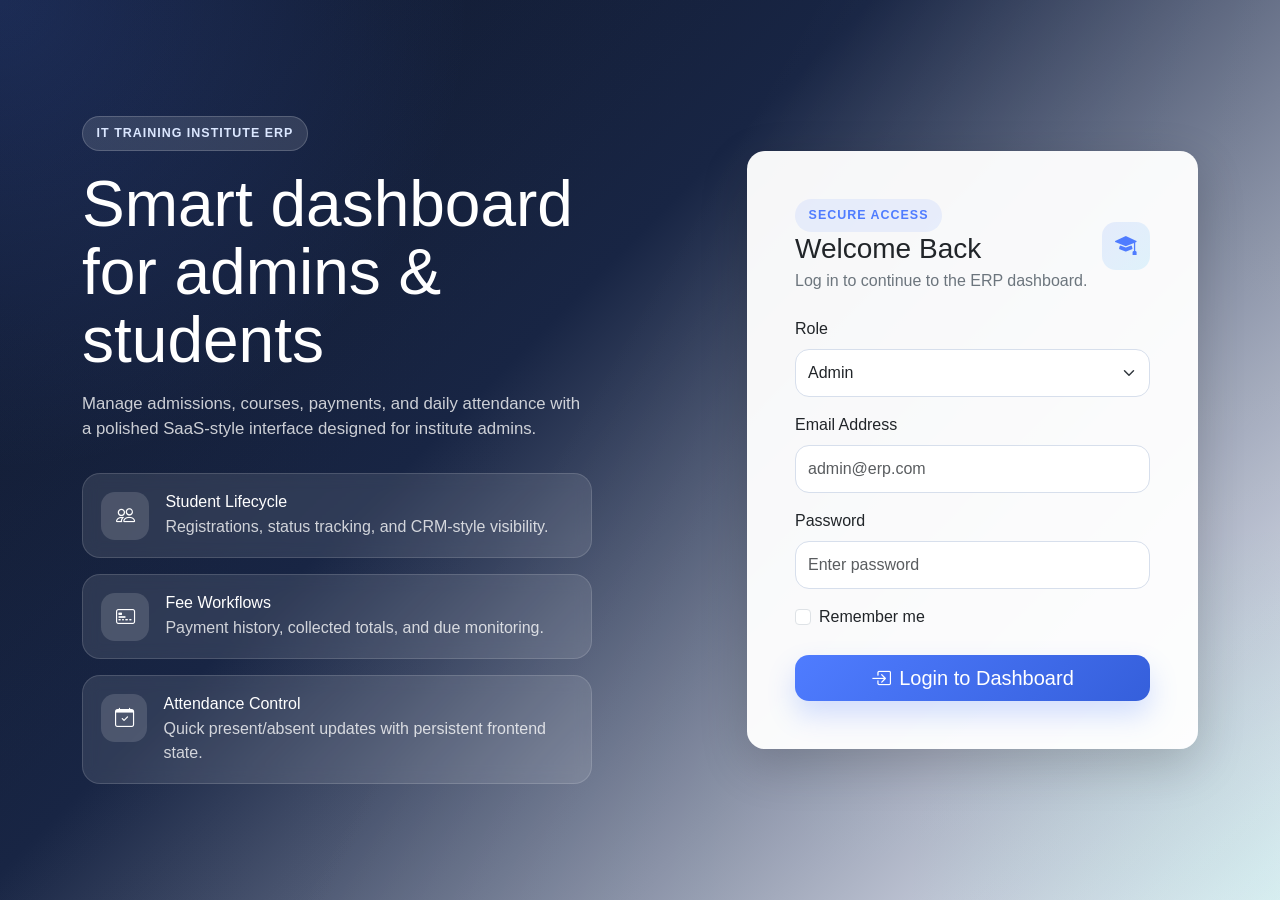
<file: index.html>
<!DOCTYPE html>
<html lang="en">

<head>
    <meta charset="UTF-8">
    <meta name="viewport" content="width=device-width, initial-scale=1.0">
    <title>ERP Login</title>
    <link href="https://cdn.jsdelivr.net/npm/bootstrap@5.3.3/dist/css/bootstrap.min.css" rel="stylesheet">
    <link rel="stylesheet" href="https://cdn.jsdelivr.net/npm/bootstrap-icons@1.11.3/font/bootstrap-icons.min.css">
    <link rel="stylesheet" href="css/style.css">
</head>

<body class="auth-body" data-page="login">
    <main class="auth-wrapper">
        <section class="auth-hero">
            <div class="auth-overlay"></div>
            <div class="container position-relative">
                <div class="row align-items-center min-vh-100 py-5">
                    <div class="col-lg-6 pe-lg-5">
                        <span class="auth-badge">IT Training Institute ERP</span>
                        <h1 class="auth-title">Smart dashboard for admins & students</h1>
                        <p class="auth-copy">
                            Manage admissions, courses, payments, and daily attendance with a polished SaaS-style
                            interface designed for institute admins.
                        </p>
                        <div class="auth-feature-grid">
                            <article class="glass-tile">
                                <i class="bi bi-people"></i>
                                <div>
                                    <h3>Student Lifecycle</h3>
                                    <p>Registrations, status tracking, and CRM-style visibility.</p>
                                </div>
                            </article>
                            <article class="glass-tile">
                                <i class="bi bi-credit-card-2-front"></i>
                                <div>
                                    <h3>Fee Workflows</h3>
                                    <p>Payment history, collected totals, and due monitoring.</p>
                                </div>
                            </article>
                            <article class="glass-tile">
                                <i class="bi bi-calendar-check"></i>
                                <div>
                                    <h3>Attendance Control</h3>
                                    <p>Quick present/absent updates with persistent frontend state.</p>
                                </div>
                            </article>
                        </div>
                    </div>

                    <div class="col-lg-5 ms-auto">
                        <div class="auth-card card border-0 shadow-lg">
                            <div class="card-body p-4 p-lg-5">
                                <div class="d-flex align-items-center justify-content-between mb-4">
                                    <div>
                                        <span class="section-kicker">Secure Access</span>
                                        <h2 class="h3 mb-1">Welcome Back</h2>
                                        <p class="text-secondary mb-0">Log in to continue to the ERP dashboard.</p>
                                    </div>
                                    <div class="brand-chip">
                                        <i class="bi bi-mortarboard-fill"></i>
                                    </div>
                                </div>

                                <form id="loginForm" novalidate>
                                    <div class="mb-3">
                                        <label for="userRole" class="form-label">Role</label>
                                        <select class="form-select" id="userRole" required>
                                            <option value="admin">Admin</option>
                                            <option value="student">Student</option>
                                        </select>
                                    </div>

                                    <div class="mb-3">
                                        <label for="userEmail" class="form-label">Email Address</label>
                                        <input type="email" class="form-control" id="userEmail" placeholder="admin@erp.com" required>
                                    </div>

                                    <div class="mb-3">
                                        <label for="userPassword" class="form-label">Password</label>
                                        <input type="password" class="form-control" id="userPassword" placeholder="Enter password" required>
                                    </div>

                    
                                    <div class="d-flex justify-content-between align-items-center mb-4">
                                        <div class="form-check">
                                            <input class="form-check-input" type="checkbox" id="rememberUser">
                                            <label class="form-check-label" for="rememberUser">Remember me</label>
                                        </div>
                                        
                                    </div>

                                    <p class="text-danger small fw-semibold mb-3 d-none" id="loginMessage"></p>

                                    <button class="btn btn-primary w-100 btn-lg primary-action" type="submit">
                                        <i class="bi bi-box-arrow-in-right me-2"></i>Login to Dashboard
                                    </button>
                                </form>

                                
                            </div>
                        </div>
                    </div>
                </div>
            </div>
        </section>
    </main>

    <script src="https://cdn.jsdelivr.net/npm/bootstrap@5.3.3/dist/js/bootstrap.bundle.min.js"></script>
    <script src="js/script.js"></script>
</body>

</html>
</file>
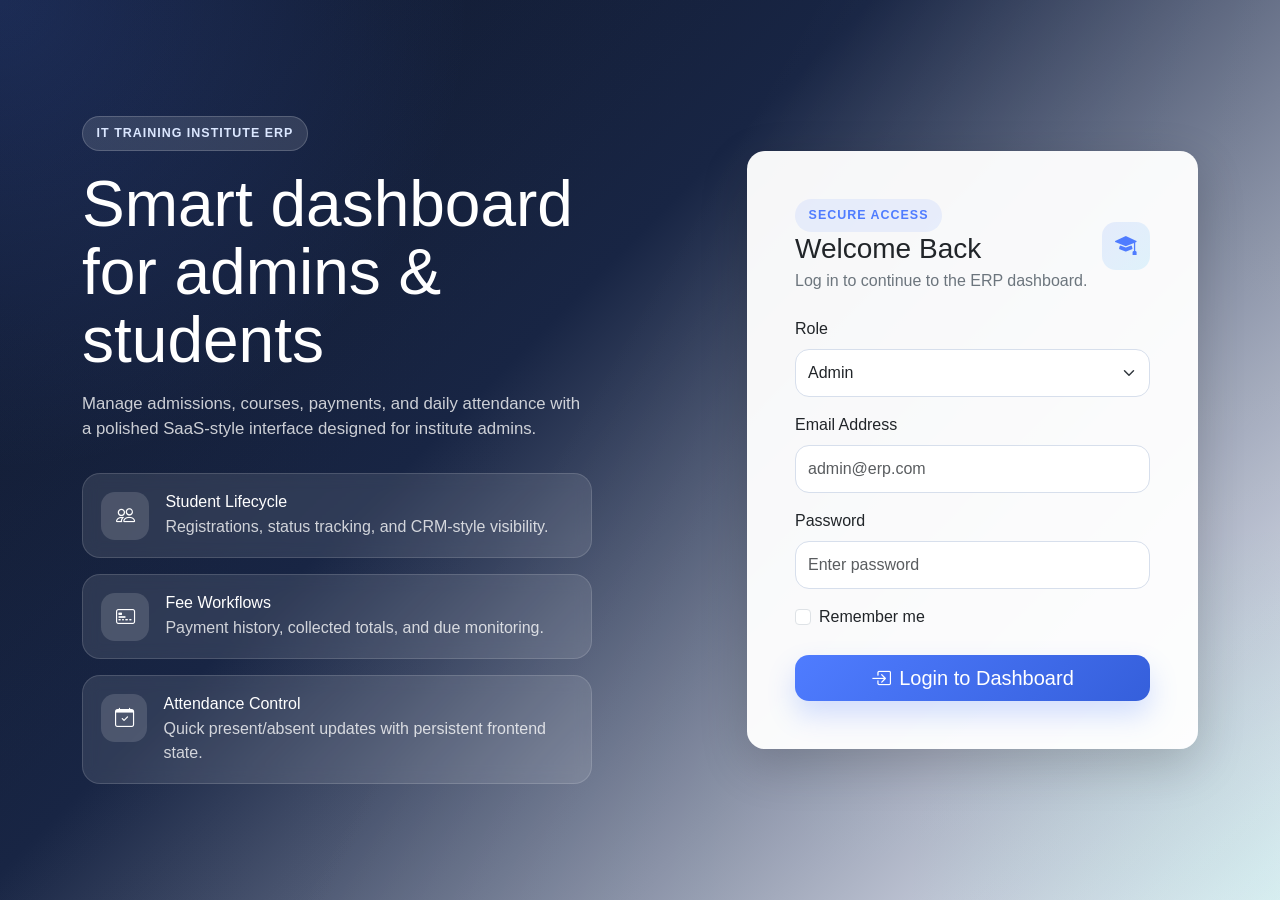
<file: admin.html>
<!DOCTYPE html>
<html lang="en">

<head>
    <meta charset="UTF-8">
    <title>Admin Dashboard</title>
    <meta name="viewport" content="width=device-width, initial-scale=1.0">

    <!-- Bootstrap -->
    <link href="https://cdn.jsdelivr.net/npm/bootstrap@5.3.0/dist/css/bootstrap.min.css" rel="stylesheet">

    <link rel="stylesheet" href="css/style.css">
</head>

<body>

    <!-- 🔷 Navbar -->
    <nav class="navbar navbar-dark bg-dark px-4">
        <span class="navbar-brand">ERP Admin Panel</span>
        <button class="btn btn-danger" onclick="logout()">Logout</button>
    </nav>

    <div class="container mt-4">

        <!-- 🔷 Dashboard Cards -->
        <div class="row g-4">

            <div class="col-md-4">
                <div class="card text-center p-3 shadow">
                    <h5>Add Student</h5>
                    <button class="btn btn-primary mt-2" onclick="showSection('addStudent')">Open</button>
                </div>
            </div>

            <div class="col-md-4">
                <div class="card text-center p-3 shadow">
                    <h5>Update Fees</h5>
                    <button class="btn btn-success mt-2" onclick="showSection('updateFees')">Open</button>
                </div>
            </div>

            <div class="col-md-4">
                <div class="card text-center p-3 shadow">
                    <h5>Set Deadline</h5>
                    <button class="btn btn-warning mt-2" onclick="showSection('deadline')">Open</button>
                </div>
            </div>

        </div>

        <!-- 🔷 Sections -->

        <!-- Add Student -->
        <div id="addStudent" class="mt-5 d-none">
            <h4>Add Student</h4>
            <input class="form-control mb-2" placeholder="Name">
            <input class="form-control mb-2" placeholder="Phone">
            <input class="form-control mb-2" placeholder="Email">
            <input class="form-control mb-2" placeholder="Course">
            <button class="btn btn-primary">Add</button>
        </div>

        <!-- Update Fees -->
        <div id="updateFees" class="mt-5 d-none">
            <h4>Update Fees</h4>
            <input class="form-control mb-2" placeholder="Student ID">
            <input class="form-control mb-2" placeholder="Amount">
            <button class="btn btn-success">Update</button>
        </div>

        <!-- Deadline -->
        <div id="deadline" class="mt-5 d-none">
            <h4>Set Deadline</h4>
            <input type="date" class="form-control mb-2">
            <button class="btn btn-warning">Set</button>
        </div>

    </div>

    <!-- JS -->
    <script>
        if (!hasActiveSession()) {
            redirectToLogin();
        }

        window.addEventListener("pageshow", () => {
            if (!hasActiveSession()) {
                redirectToLogin();
            }
        });

        function logout() {
            localStorage.removeItem("erp_token");
            localStorage.removeItem("erp_session");
            redirectToLogin();
        }

        function hasActiveSession() {
            const session = JSON.parse(localStorage.getItem("erp_session") || "{}");
            return Boolean(localStorage.getItem("erp_token") && Object.keys(session).length);
        }

        function redirectToLogin() {
            window.location.replace("index.html");
        }

        function showSection(sectionId) {
            document.getElementById("addStudent").classList.add("d-none");
            document.getElementById("updateFees").classList.add("d-none");
            document.getElementById("deadline").classList.add("d-none");

            document.getElementById(sectionId).classList.remove("d-none");
        }
    </script>

</body>

</html>
</file>
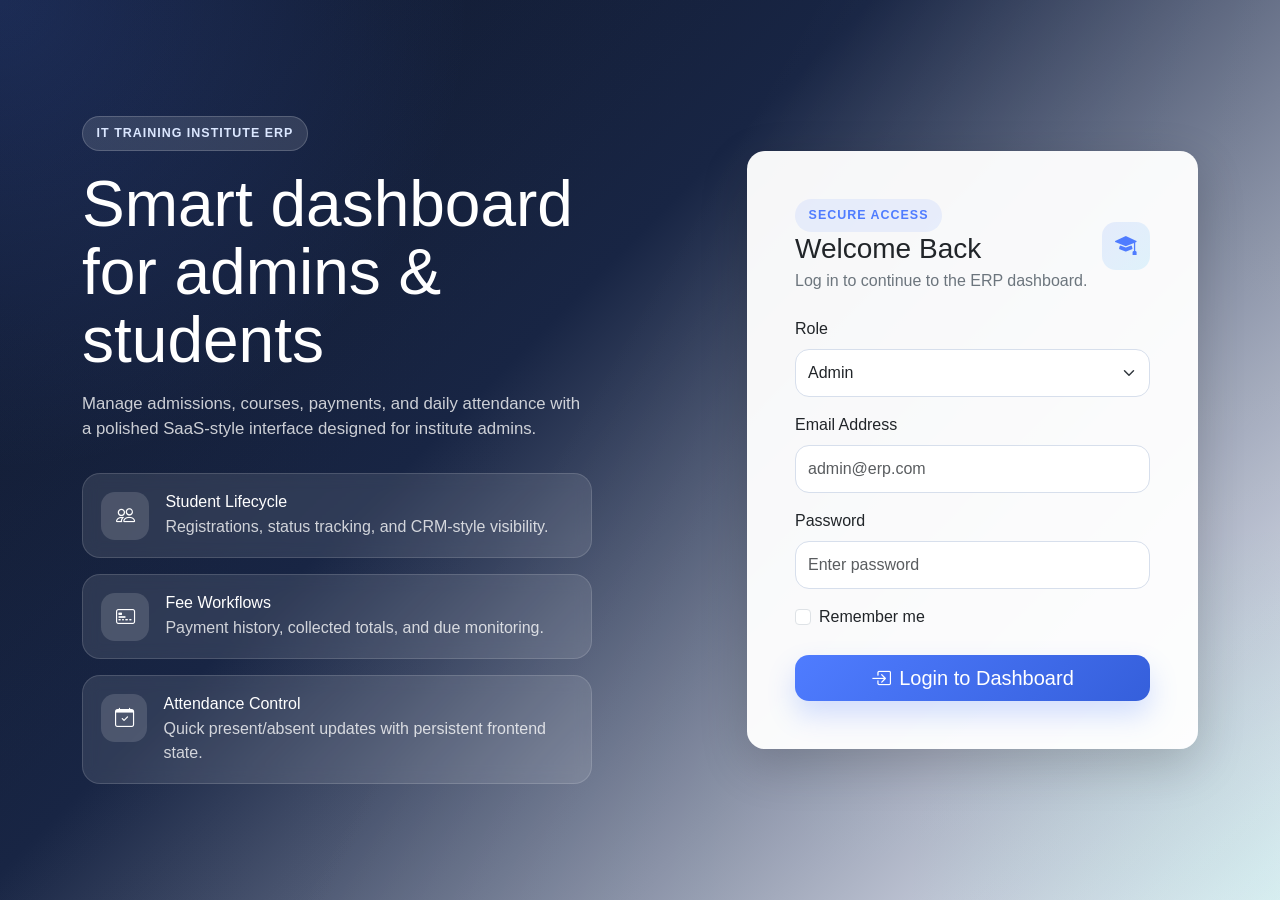
<file: attendance.html>
<!DOCTYPE html>
<html lang="en">

<head>
    <meta charset="UTF-8">
    <meta name="viewport" content="width=device-width, initial-scale=1.0">
    <title>Attendance</title>
    <link href="https://cdn.jsdelivr.net/npm/bootstrap@5.3.3/dist/css/bootstrap.min.css" rel="stylesheet">
    <link rel="stylesheet" href="https://cdn.jsdelivr.net/npm/bootstrap-icons@1.11.3/font/bootstrap-icons.min.css">
    <link rel="stylesheet" href="css/style.css">
</head>

<body class="erp-app" data-page="attendance" data-page-title="Attendance">
    <div class="erp-shell">
        <aside id="appSidebar"></aside>
        <div class="erp-main">
            <header id="appNavbar"></header>
            <main class="content-area">
                <section class="page-head with-action">
                    <div>
                        <span class="section-kicker">Daily Tracking</span>
                        <h1 class="page-title">Attendance System</h1>
                        <p class="text-secondary mb-0">Update present or absent status and keep it persisted by date.</p>
                    </div>
                    <div class="date-filter">
                        <label class="form-label mb-1" for="attendanceDate">Attendance Date</label>
                        <input class="form-control" id="attendanceDate" type="date">
                    </div>
                </section>

                <section class="panel-card">
                    <div class="attendance-summary" id="attendanceSummary"></div>
                    <div class="attendance-submit-bar">
                        <div>
                            <strong>Daily Sheet</strong>
                            <p class="text-secondary mb-0 small">Mark every student, then submit to save this date in attendance history.</p>
                        </div>
                        <div class="d-flex align-items-center gap-2 flex-wrap">
                            <span class="small fw-semibold text-success d-none" id="attendanceSaveMessage"></span>
                            <button class="btn btn-primary primary-action" id="submitAttendanceBtn" type="button">
                                <i class="bi bi-check2-circle me-2"></i>Submit Attendance
                            </button>
                        </div>
                    </div>
                    <div class="table-responsive">
                        <table class="table align-middle custom-table">
                            <thead>
                                <tr>
                                    <th>Student</th>
                                    <th>Course</th>
                                    <th>Status</th>
                                    <th class="text-end">Actions</th>
                                </tr>
                            </thead>
                            <tbody id="attendanceTableBody"></tbody>
                        </table>
                    </div>
                </section>

                <section class="panel-card mt-4">
                    <div class="panel-header">
                        <div>
                            <h2>Attendance History</h2>
                            <p>Select any saved date to check which student was present, absent, or pending.</p>
                        </div>
                    </div>
                    <div class="table-responsive">
                        <table class="table align-middle custom-table">
                            <thead>
                                <tr>
                                    <th>Date</th>
                                    <th>Present</th>
                                    <th>Absent</th>
                                    <th>Pending</th>
                                    <th class="text-end">Action</th>
                                </tr>
                            </thead>
                            <tbody id="attendanceHistoryBody"></tbody>
                        </table>
                    </div>
                </section>
            </main>
        </div>
    </div>

    <script src="https://cdn.jsdelivr.net/npm/bootstrap@5.3.3/dist/js/bootstrap.bundle.min.js"></script>
    <script src="js/script.js"></script>
</body>

</html>
</file>
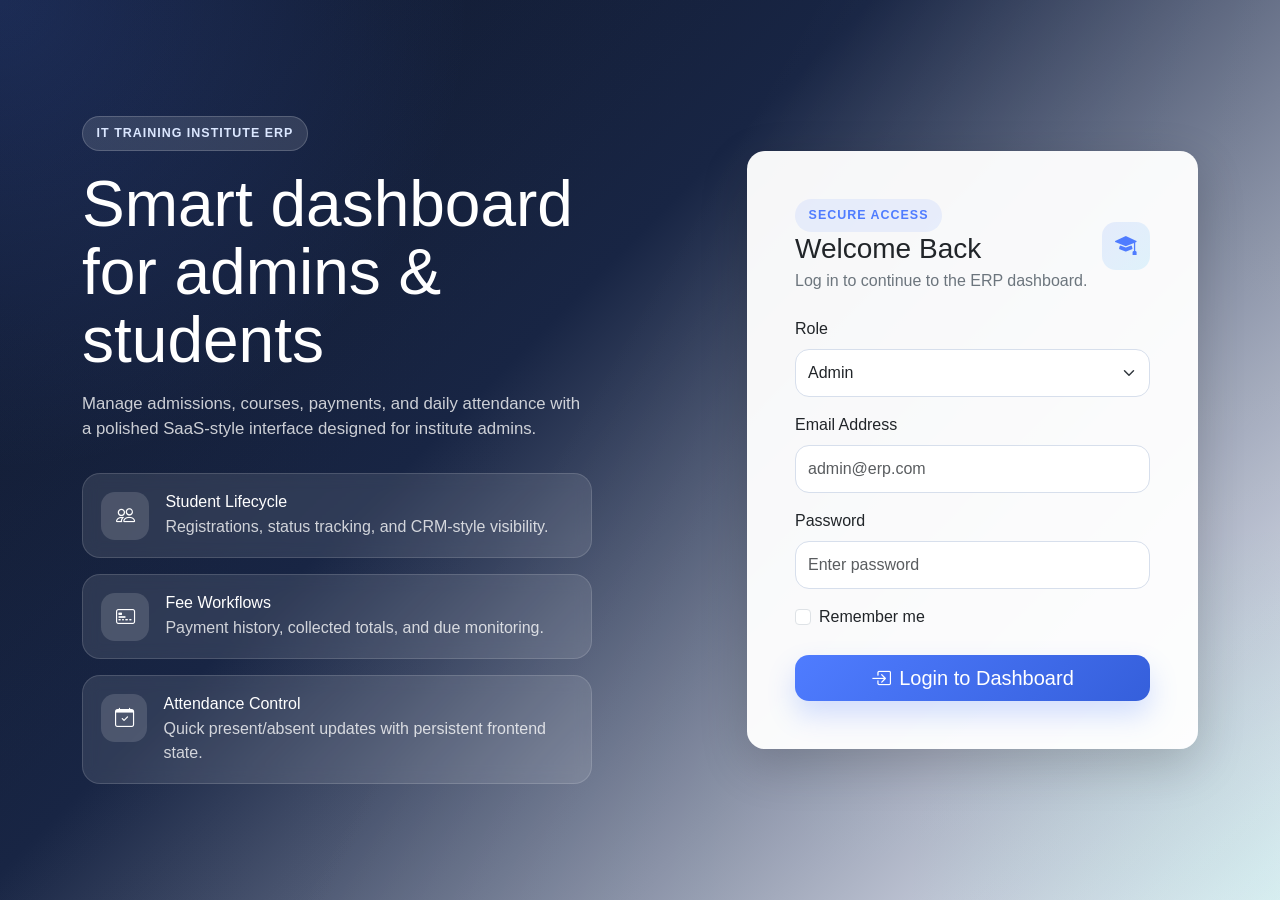
<file: courses.html>
<!DOCTYPE html>
<html lang="en">

<head>
    <meta charset="UTF-8">
    <meta name="viewport" content="width=device-width, initial-scale=1.0">
    <title>Courses</title>
    <link href="https://cdn.jsdelivr.net/npm/bootstrap@5.3.3/dist/css/bootstrap.min.css" rel="stylesheet">
    <link rel="stylesheet" href="https://cdn.jsdelivr.net/npm/bootstrap-icons@1.11.3/font/bootstrap-icons.min.css">
    <link rel="stylesheet" href="css/style.css">
</head>

<body class="erp-app" data-page="courses" data-page-title="Courses">
    <div class="erp-shell">
        <aside id="appSidebar"></aside>
        <div class="erp-main">
            <header id="appNavbar"></header>
            <main class="content-area">
                <section class="page-head with-action">
                    <div>
                        <span class="section-kicker">Course Catalog</span>
                        <h1 class="page-title">Course Management</h1>
                        <p class="text-secondary mb-0">Maintain institute programs, duration, and fee structures.</p>
                    </div>
                    <button class="btn btn-primary primary-action" data-bs-toggle="modal" data-bs-target="#courseModal">
                        <i class="bi bi-plus-circle me-2"></i>Add Course
                    </button>
                </section>

                <section class="row g-4" id="coursesGrid"></section>
            </main>
        </div>
    </div>

    <div class="modal fade" id="courseModal" tabindex="-1" aria-hidden="true">
        <div class="modal-dialog modal-dialog-centered">
            <div class="modal-content border-0">
                <div class="modal-header">
                    <div>
                        <h2 class="modal-title fs-5" id="courseModalLabel">Add Course</h2>
                        <p class="text-secondary mb-0 small">Configure a new institute program.</p>
                    </div>
                    <button type="button" class="btn-close" data-bs-dismiss="modal"></button>
                </div>
                <form id="courseForm">
                    <div class="modal-body">
                        <input type="hidden" id="courseId">
                        <div class="mb-3">
                            <label class="form-label" for="courseName">Course Name</label>
                            <input class="form-control" id="courseName" required>
                        </div>
                        <div class="row g-3">
                            <div class="col-md-6">
                                <label class="form-label" for="courseDuration">Duration</label>
                                <input class="form-control" id="courseDuration" placeholder="6 Months" required>
                            </div>
                            <div class="col-md-6">
                                <label class="form-label" for="courseFee">Fees</label>
                                <input class="form-control" id="courseFee" type="number" min="0" required>
                            </div>
                        </div>
                        <div class="mt-3">
                            <label class="form-label" for="courseDescription">Description</label>
                            <textarea class="form-control" id="courseDescription" rows="3" required></textarea>
                        </div>
                    </div>
                    <div class="modal-footer">
                        <button type="button" class="btn btn-light" data-bs-dismiss="modal">Cancel</button>
                        <button type="submit" class="btn btn-primary primary-action">Save Course</button>
                    </div>
                </form>
            </div>
        </div>
    </div>

    <script src="https://cdn.jsdelivr.net/npm/bootstrap@5.3.3/dist/js/bootstrap.bundle.min.js"></script>
    <script src="js/script.js"></script>
</body>

</html>
</file>
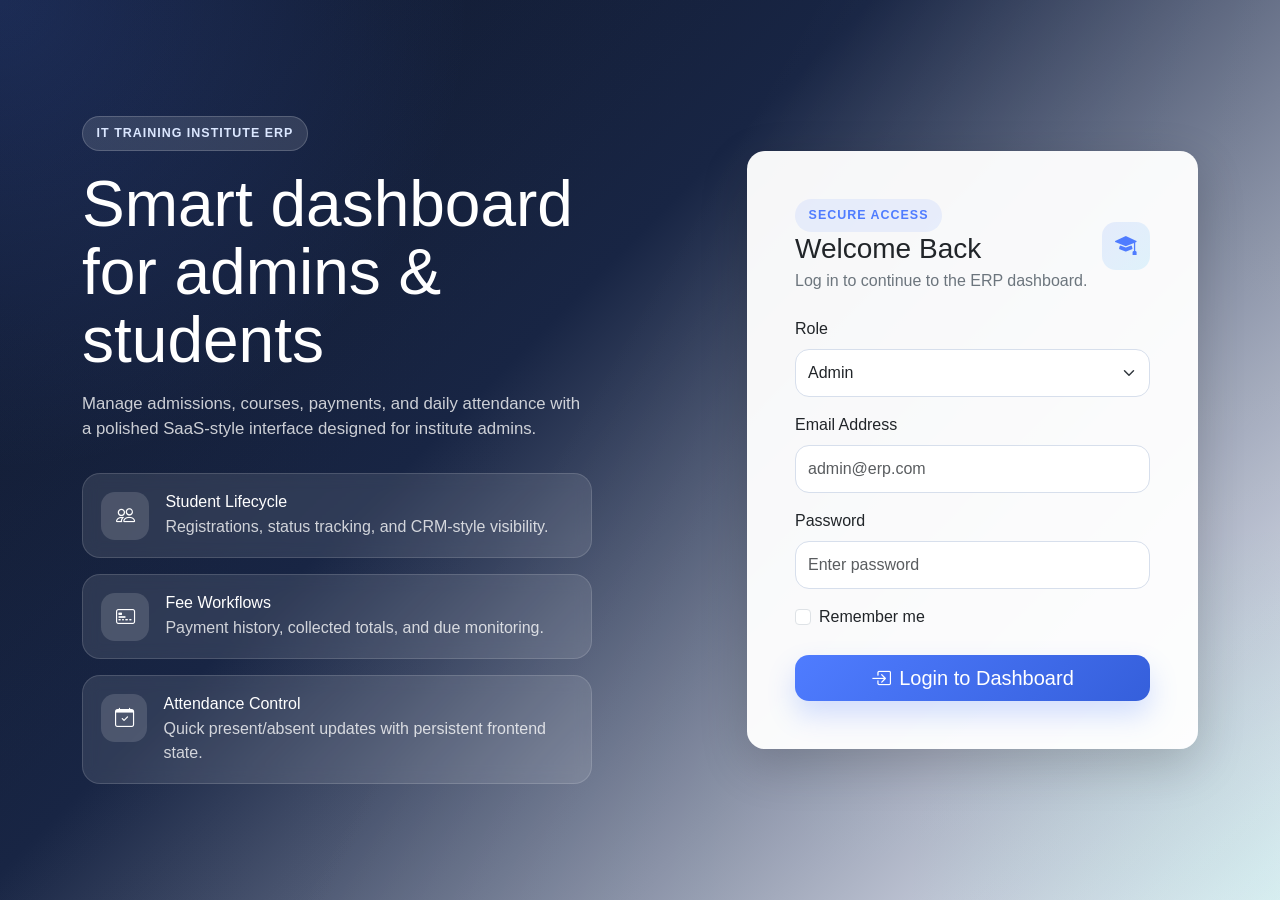
<file: fees.html>
<!DOCTYPE html>
<html lang="en">

<head>
    <meta charset="UTF-8">
    <meta name="viewport" content="width=device-width, initial-scale=1.0">
    <title>Fees</title>
    <link href="https://cdn.jsdelivr.net/npm/bootstrap@5.3.3/dist/css/bootstrap.min.css" rel="stylesheet">
    <link rel="stylesheet" href="https://cdn.jsdelivr.net/npm/bootstrap-icons@1.11.3/font/bootstrap-icons.min.css">
    <link rel="stylesheet" href="css/style.css">
</head>

<body class="erp-app" data-page="fees" data-page-title="Fees">
    <div class="erp-shell">
        <aside id="appSidebar"></aside>
        <div class="erp-main">
            <header id="appNavbar"></header>
            <main class="content-area">
                <section class="page-head">
                    <div>
                        <span class="section-kicker">Finance Desk</span>
                        <h1 class="page-title">Fees Management</h1>
                        <p class="text-secondary mb-0">Record payments and monitor frontend-only collection history.</p>
                    </div>
                </section>

                <section class="row g-4">
                    <div class="col-xl-4">
                        <div class="panel-card">
                            <div class="panel-header">
                                <div>
                                    <h2>Add Payment</h2>
                                    <p>Create a new payment entry.</p>
                                </div>
                            </div>
                            <form id="paymentForm" class="row g-3">
                                <div class="col-12">
                                    <label class="form-label" for="paymentStudent">Student</label>
                                    <select class="form-select" id="paymentStudent" required></select>
                                </div>
                                <div class="col-12">
                                    <label class="form-label" for="paymentCourse">Course</label>
                                    <select class="form-select" id="paymentCourse" required></select>
                                </div>
                                <div class="col-md-6">
                                    <label class="form-label" for="paymentAmount">Amount</label>
                                    <input class="form-control" id="paymentAmount" type="number" min="0" required>
                                </div>
                                <div class="col-md-6">
                                    <label class="form-label" for="paymentMethod">Method</label>
                                    <select class="form-select" id="paymentMethod" required>
                                        <option>UPI</option>
                                        <option>Card</option>
                                        <option>Cash</option>
                                        <option>Bank Transfer</option>
                                    </select>
                                </div>
                                <div class="col-md-6">
                                    <label class="form-label" for="paymentDate">Date</label>
                                    <input class="form-control" id="paymentDate" type="date" required>
                                </div>
                                <div class="col-md-6">
                                    <label class="form-label" for="paymentStatus">Status</label>
                                    <select class="form-select" id="paymentStatus" required>
                                        <option>Paid</option>
                                        <option>Partial</option>
                                        <option>Pending</option>
                                    </select>
                                </div>
                                <div class="col-12">
                                    <button class="btn btn-primary primary-action w-100" type="submit">
                                        <i class="bi bi-wallet2 me-2"></i>Save Payment
                                    </button>
                                </div>
                            </form>
                        </div>
                    </div>

                    <div class="col-xl-8">
                        <div class="panel-card">
                            <div class="panel-header">
                                <div>
                                    <h2>Payment History</h2>
                                    <p>Recent payment entries saved in localStorage.</p>
                                </div>
                            </div>
                            <div class="table-responsive">
                                <table class="table align-middle custom-table">
                                    <thead>
                                        <tr>
                                            <th>Student</th>
                                            <th>Course</th>
                                            <th>Amount</th>
                                            <th>Method</th>
                                            <th>Date</th>
                                            <th>Status</th>
                                        </tr>
                                    </thead>
                                    <tbody id="paymentsTableBody"></tbody>
                                </table>
                            </div>
                        </div>
                    </div>
                </section>
            </main>
        </div>
    </div>

    <script src="https://cdn.jsdelivr.net/npm/bootstrap@5.3.3/dist/js/bootstrap.bundle.min.js"></script>
    <script src="js/script.js"></script>
</body>

</html>
</file>
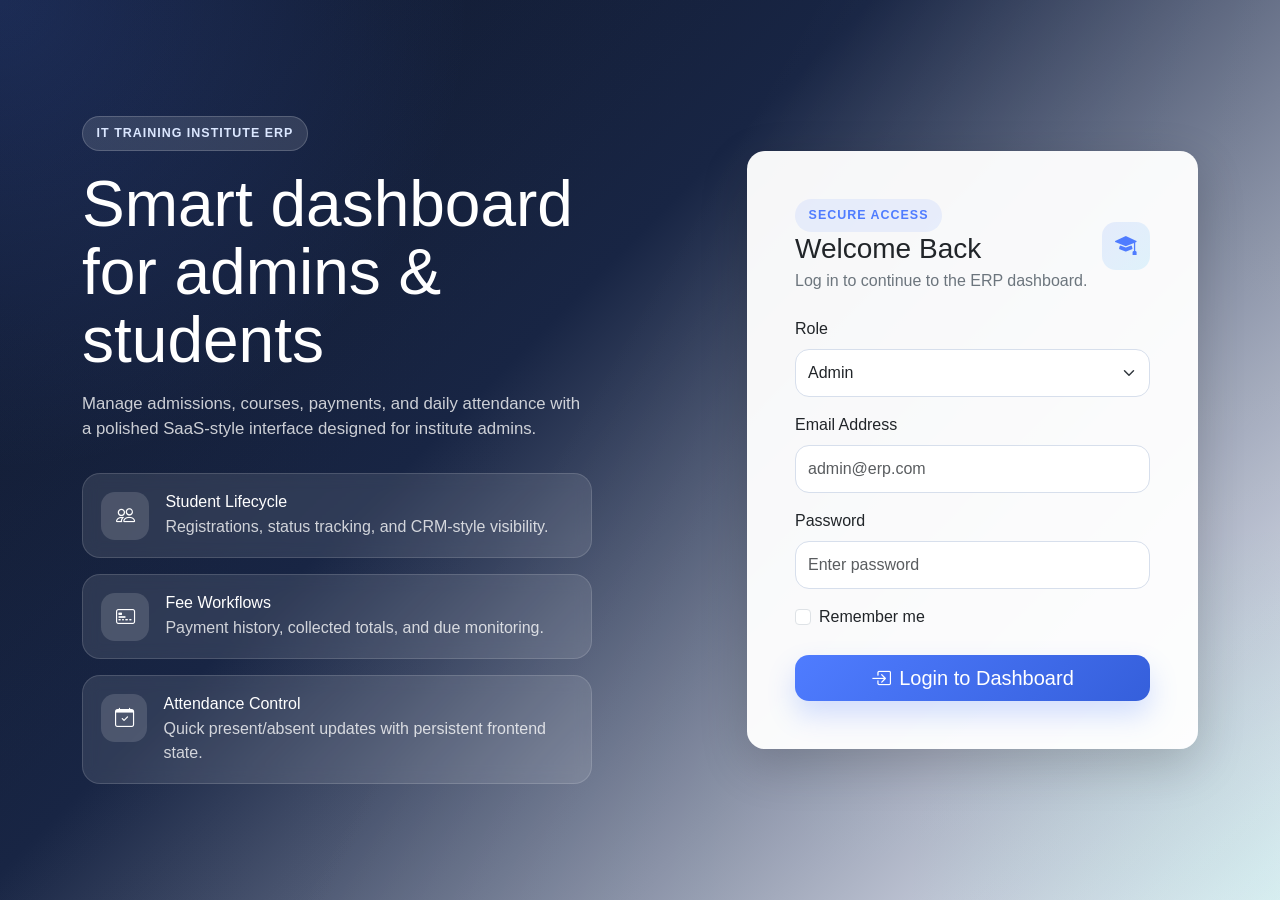
<file: profile.html>
<!DOCTYPE html>
<html lang="en">

<head>
    <meta charset="UTF-8">
    <meta name="viewport" content="width=device-width, initial-scale=1.0">
    <title>Admin Profile</title>
    <link href="https://cdn.jsdelivr.net/npm/bootstrap@5.3.3/dist/css/bootstrap.min.css" rel="stylesheet">
    <link rel="stylesheet" href="https://cdn.jsdelivr.net/npm/bootstrap-icons@1.11.3/font/bootstrap-icons.min.css">
    <link rel="stylesheet" href="css/style.css">
</head>

<body class="erp-app" data-page="profile" data-page-title="Profile">
    <div class="erp-shell">
        <aside id="appSidebar"></aside>
        <div class="erp-main">
            <header id="appNavbar"></header>
            <main class="content-area">
                <section class="page-head">
                    <div>
                        <span class="section-kicker">Admin Workspace</span>
                        <h1 class="page-title">Profile Settings</h1>
                        <p class="text-secondary mb-0">Manage administrator identity and institute contact details.</p>
                    </div>
                </section>

                <section class="row g-4">
                    <div class="col-xl-4">
                        <div class="panel-card profile-card">
                            <img class="profile-avatar" src="./assets/images/photo.jpg" alt="Admin profile">
                            <h2 id="profileNameCard">Admin User</h2>
                            <p id="profileRoleCard" class="text-secondary mb-1">ERP Administrator</p>
                            <p id="profileInstituteCard" class="small text-secondary mb-0">NextGen IT Training Institute</p>
                        </div>
                    </div>
                    <div class="col-xl-8">
                        <div class="panel-card">
                            <div class="panel-header">
                                <div>
                                    <h2>Edit Profile</h2>
                                    <p>Update saved administrator details.</p>
                                </div>
                            </div>
                            <form id="profileForm" class="row g-3">
                                <div class="col-md-6">
                                    <label class="form-label" for="profileName">Full Name</label>
                                    <input class="form-control" id="profileName" required>
                                </div>
                                <div class="col-md-6">
                                    <label class="form-label" for="profileRole">Role</label>
                                    <input class="form-control" id="profileRole" required>
                                </div>
                                <div class="col-md-6">
                                    <label class="form-label" for="profileEmail">Email</label>
                                    <input class="form-control" id="profileEmail" type="email" required>
                                </div>
                                <div class="col-md-6">
                                    <label class="form-label" for="profilePhone">Phone</label>
                                    <input class="form-control" id="profilePhone" required>
                                </div>
                                <div class="col-md-6">
                                    <label class="form-label" for="profileInstitute">Institute</label>
                                    <input class="form-control" id="profileInstitute" required>
                                </div>
                                <div class="col-md-6">
                                    <label class="form-label" for="profileLocation">Location</label>
                                    <input class="form-control" id="profileLocation" required>
                                </div>
                                <div class="col-12">
                                    <label class="form-label" for="profileBio">Bio</label>
                                    <textarea class="form-control" id="profileBio" rows="4" required></textarea>
                                </div>
                                <div class="col-12">
                                    <button class="btn btn-primary primary-action" type="submit">
                                        <i class="bi bi-save me-2"></i>Update Profile
                                    </button>
                                </div>
                            </form>
                        </div>
                    </div>
                </section>
            </main>
        </div>
    </div>

    <script src="https://cdn.jsdelivr.net/npm/bootstrap@5.3.3/dist/js/bootstrap.bundle.min.js"></script>
    <script src="js/script.js"></script>
</body>

</html>
</file>
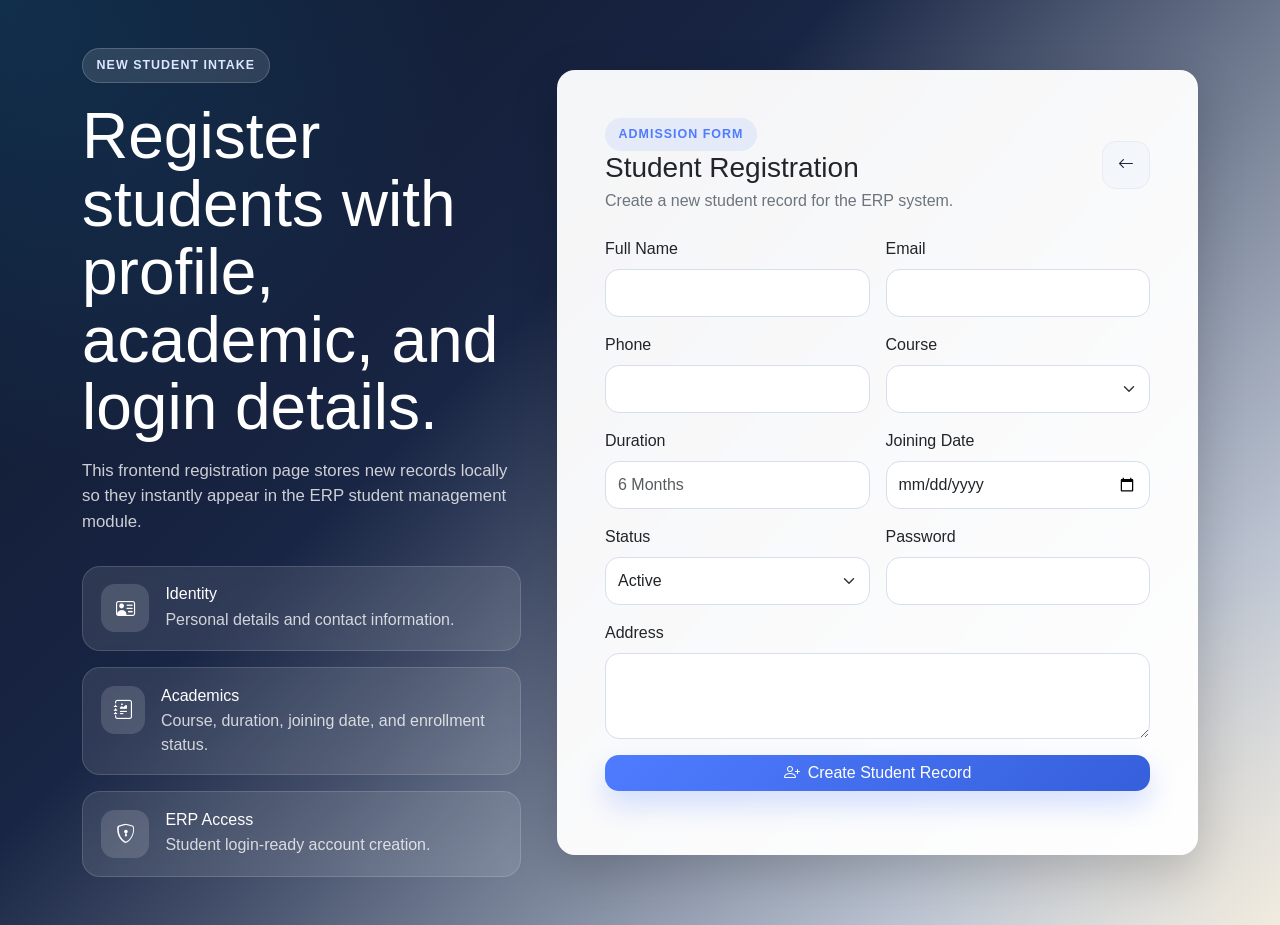
<file: registration.html>
<!DOCTYPE html>
<html lang="en">

<head>
    <meta charset="UTF-8">
    <meta name="viewport" content="width=device-width, initial-scale=1.0">
    <title>Student Registration</title>
    <link href="https://cdn.jsdelivr.net/npm/bootstrap@5.3.3/dist/css/bootstrap.min.css" rel="stylesheet">
    <link rel="stylesheet" href="https://cdn.jsdelivr.net/npm/bootstrap-icons@1.11.3/font/bootstrap-icons.min.css">
    <link rel="stylesheet" href="css/style.css">
</head>

<body class="auth-body registration-theme" data-page="registration">
    <main class="auth-wrapper">
        <section class="auth-hero">
            <div class="auth-overlay"></div>
            <div class="container position-relative">
                <div class="row align-items-center min-vh-100 py-5">
                    <div class="col-lg-5 pe-lg-4">
                        <span class="auth-badge">New Student Intake</span>
                        <h1 class="auth-title">Register students with profile, academic, and login details.</h1>
                        <p class="auth-copy">
                            This frontend registration page stores new records locally so they instantly appear in the
                            ERP student management module.
                        </p>
                        <div class="stack-info">
                            <div class="stack-info-item">
                                <i class="bi bi-person-vcard"></i>
                                <div>
                                    <h3>Identity</h3>
                                    <p>Personal details and contact information.</p>
                                </div>
                            </div>
                            <div class="stack-info-item">
                                <i class="bi bi-journal-richtext"></i>
                                <div>
                                    <h3>Academics</h3>
                                    <p>Course, duration, joining date, and enrollment status.</p>
                                </div>
                            </div>
                            <div class="stack-info-item">
                                <i class="bi bi-shield-lock"></i>
                                <div>
                                    <h3>ERP Access</h3>
                                    <p>Student login-ready account creation.</p>
                                </div>
                            </div>
                        </div>
                    </div>

                    <div class="col-lg-7">
                        <div class="auth-card card border-0 shadow-lg">
                            <div class="card-body p-4 p-lg-5">
                                <div class="d-flex align-items-center justify-content-between mb-4">
                                    <div>
                                        <span class="section-kicker">Admission Form</span>
                                        <h2 class="h3 mb-1">Student Registration</h2>
                                        <p class="text-secondary mb-0">Create a new student record for the ERP system.</p>
                                    </div>
                                    <a href="index.html" class="btn btn-light btn-icon">
                                        <i class="bi bi-arrow-left"></i>
                                    </a>
                                </div>

                                <form id="registrationForm" class="row g-3">
                                    <div class="col-md-6">
                                        <label class="form-label" for="regName">Full Name</label>
                                        <input class="form-control" id="regName" type="text" required>
                                    </div>
                                    <div class="col-md-6">
                                        <label class="form-label" for="regEmail">Email</label>
                                        <input class="form-control" id="regEmail" type="email" required>
                                    </div>
                                    <div class="col-md-6">
                                        <label class="form-label" for="regPhone">Phone</label>
                                        <input class="form-control" id="regPhone" type="tel" required>
                                    </div>
                                    <div class="col-md-6">
                                        <label class="form-label" for="regCourse">Course</label>
                                        <select class="form-select" id="regCourse" required></select>
                                    </div>
                                    <div class="col-md-6">
                                        <label class="form-label" for="regDuration">Duration</label>
                                        <input class="form-control" id="regDuration" type="text" placeholder="6 Months" required>
                                    </div>
                                    <div class="col-md-6">
                                        <label class="form-label" for="regJoinDate">Joining Date</label>
                                        <input class="form-control" id="regJoinDate" type="date" required>
                                    </div>
                                    <div class="col-md-6">
                                        <label class="form-label" for="regStatus">Status</label>
                                        <select class="form-select" id="regStatus" required>
                                            <option>Active</option>
                                            <option>Pending</option>
                                            <option>Completed</option>
                                        </select>
                                    </div>
                                    <div class="col-md-6">
                                        <label class="form-label" for="regPassword">Password</label>
                                        <input class="form-control" id="regPassword" type="password" required>
                                    </div>
                                    <div class="col-12">
                                        <label class="form-label" for="regAddress">Address</label>
                                        <textarea class="form-control" id="regAddress" rows="3" required></textarea>
                                    </div>
                                    <div class="col-12">
                                        <button class="btn btn-primary primary-action w-100" type="submit">
                                            <i class="bi bi-person-plus me-2"></i>Create Student Record
                                        </button>
                                    </div>
                                    <div class="col-12">
                                        <p class="mb-0 text-center fw-semibold" id="registrationMessage"></p>
                                    </div>
                                </form>
                            </div>
                        </div>
                    </div>
                </div>
            </div>
        </section>
    </main>

    <script src="https://cdn.jsdelivr.net/npm/bootstrap@5.3.3/dist/js/bootstrap.bundle.min.js"></script>
    <script src="js/script.js"></script>
</body>

</html>
</file>
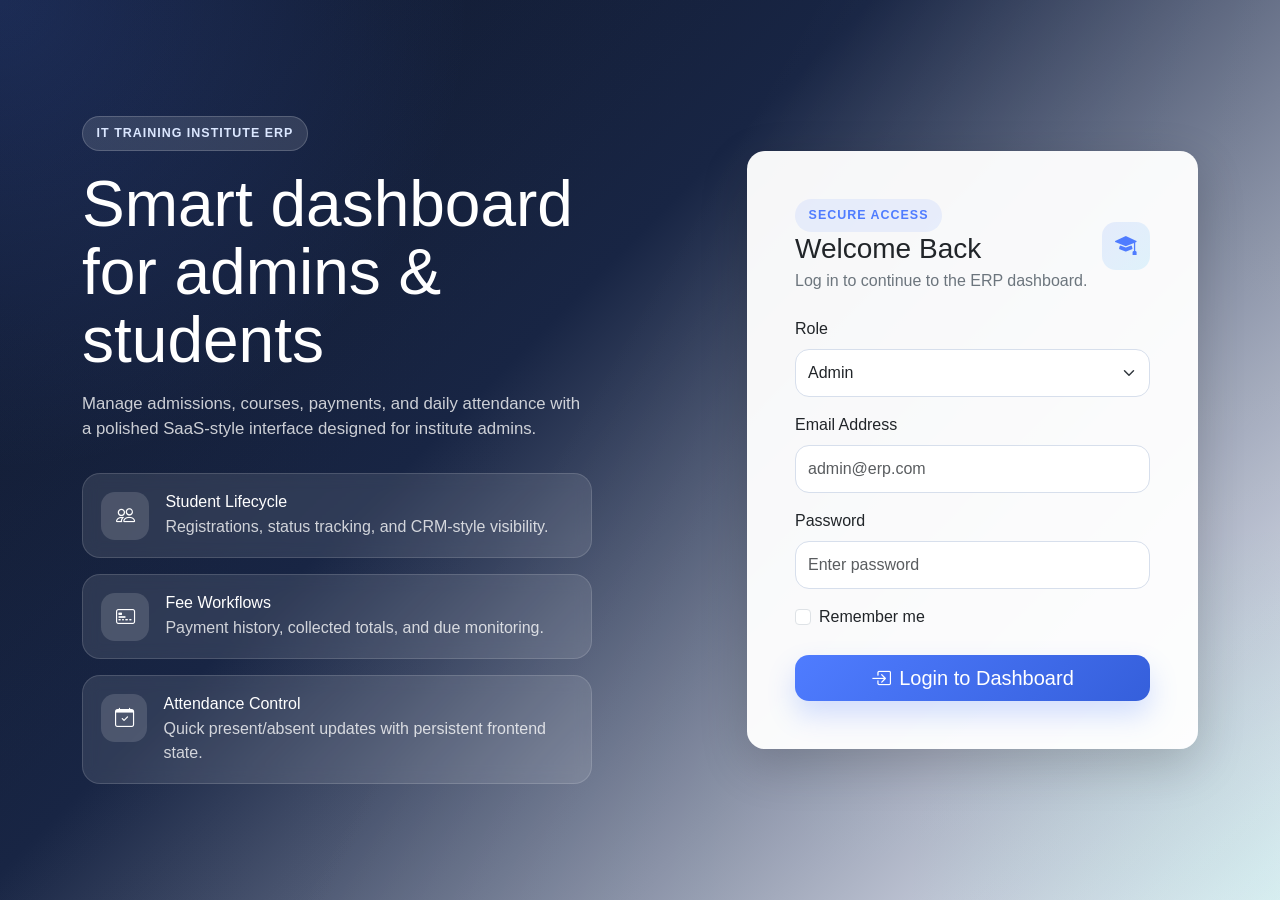
<file: student-dashboard.html>
<!DOCTYPE html>
<html lang="en">

<head>
    <meta charset="UTF-8">
    <title>Student Dashboard</title>
    <meta name="viewport" content="width=device-width, initial-scale=1.0">
    <link href="https://cdn.jsdelivr.net/npm/bootstrap@5.3.3/dist/css/bootstrap.min.css" rel="stylesheet">
    <link rel="stylesheet" href="https://cdn.jsdelivr.net/npm/bootstrap-icons@1.11.3/font/bootstrap-icons.min.css">
    <link rel="stylesheet" href="css/style.css">
</head>

<body class="student-detail-body">
    <nav class="student-topbar">
        <div>
            <span class="student-topbar-title">Student Dashboard</span>
            <small>Profile, fees, payments, and academic timeline</small>
        </div>
        <button class="btn btn-danger btn-sm" id="studentLogoutBtn" type="button">
            <i class="bi bi-box-arrow-left me-1"></i>Logout
        </button>
    </nav>

    <main class="student-detail-layout">
        <aside class="student-summary-card">
            <div class="student-avatar">
                <i class="bi bi-person-fill"></i>
            </div>
            <h1 id="studentName"></h1>

            <dl class="student-summary-list" id="studentSummaryList"></dl>
        </aside>

        <section class="student-detail-panel">
            <ul class="nav student-tabs" id="studentTabs" role="tablist">
                <li class="nav-item" role="presentation">
                    <button class="nav-link active" id="profile-tab" data-bs-toggle="tab" data-bs-target="#profileTab" type="button" role="tab">Profile</button>
                </li>
                <li class="nav-item" role="presentation">
                    <button class="nav-link" id="fees-tab" data-bs-toggle="tab" data-bs-target="#feesTab" type="button" role="tab">Fees</button>
                </li>
                <li class="nav-item" role="presentation">
                    <button class="nav-link" id="payments-tab" data-bs-toggle="tab" data-bs-target="#paymentsTab" type="button" role="tab">Payments</button>
                </li>
                <li class="nav-item" role="presentation">
                    <button class="nav-link" id="attendance-tab" data-bs-toggle="tab" data-bs-target="#attendanceTab" type="button" role="tab">Attendance</button>
                </li>
                <li class="nav-item" role="presentation">
                    <button class="nav-link" id="timeline-tab" data-bs-toggle="tab" data-bs-target="#timelineTab" type="button" role="tab">Timeline</button>
                </li>
            </ul>

            <div class="tab-content">
                <div class="tab-pane fade show active" id="profileTab" role="tabpanel" aria-labelledby="profile-tab">
                    <div class="student-section" id="basicInfoSection">
                        <h2>Basic Info</h2>
                        <div class="student-info-grid" id="basicInfoGrid"></div>
                    </div>

                    <div class="student-section" id="addressSection">
                        <h2>Address</h2>
                        <div class="student-info-grid two-column" id="addressGrid"></div>
                    </div>

                    <div class="student-section guardian-section" id="parentDetailsSection">
                        <h2>Parent Details</h2>
                        <div class="guardian-content">
                            <div class="student-info-grid two-column" id="parentDetailsGrid"></div>
                        </div>
                    </div>
                </div>

                <div class="tab-pane fade" id="feesTab" role="tabpanel" aria-labelledby="fees-tab">
                    <div class="student-section">
                        <h2>Fee Details</h2>
                        <div class="student-info-grid" id="feeDetailsGrid"></div>
                    </div>
                </div>

                <div class="tab-pane fade" id="paymentsTab" role="tabpanel" aria-labelledby="payments-tab">
                    <div class="student-section">
                        <h2>Payments</h2>
                        <div class="student-info-grid" id="paymentSummaryGrid"></div>
                    </div>

                    <div class="student-section">
                        <h2>Pay Now</h2>
                        <div class="row g-3 px-3 pb-3">
                            <div class="col-md-4">
                                <input type="number" class="form-control" id="paymentAmount" placeholder="Amount" min="1">
                            </div>
                            <div class="col-md-4">
                                <select class="form-select" id="paymentMethod">
                                    <option value="UPI">UPI</option>
                                    <option value="Card">Card</option>
                                    <option value="Cash">Cash</option>
                                </select>
                            </div>
                            <div class="col-md-4">
                                <button class="btn btn-primary w-100" id="payNowBtn" type="button">Pay Now</button>
                            </div>
                        </div>
                    </div>

                    <div class="student-section">
                        <h2>Payment History</h2>
                        <div class="table-responsive px-3 pb-3">
                            <table class="table align-middle custom-table mb-0">
                                <thead>
                                    <tr>
                                        <th>Date</th>
                                        <th>Amount</th>
                                        <th>Method</th>
                                        <th>Status</th>
                                    </tr>
                                </thead>
                                <tbody id="paymentHistory"></tbody>
                            </table>
                        </div>
                    </div>
                </div>

                <div class="tab-pane fade" id="attendanceTab" role="tabpanel" aria-labelledby="attendance-tab">
                    <div class="student-section">
                        <h2>My Attendance</h2>
                        <div class="attendance-summary student-attendance-summary" id="studentAttendanceSummary"></div>
                        <div class="table-responsive px-3 pb-3">
                            <table class="table align-middle custom-table mb-0">
                                <thead>
                                    <tr>
                                        <th>Date</th>
                                        <th>Status</th>
                                    </tr>
                                </thead>
                                <tbody id="studentAttendanceHistory"></tbody>
                            </table>
                        </div>
                    </div>
                </div>

                <div class="tab-pane fade" id="timelineTab" role="tabpanel" aria-labelledby="timeline-tab">
                    <div class="student-section">
                        <h2>Timeline</h2>
                        <div class="student-timeline" id="studentTimeline"></div>
                    </div>
                </div>
            </div>
        </section>
    </main>

    <script src="https://cdn.jsdelivr.net/npm/bootstrap@5.3.3/dist/js/bootstrap.bundle.min.js"></script>
    <script>
        const API_BASE_URL = "http://localhost:5000/api";
        const session = JSON.parse(localStorage.getItem("erp_session") || "{}");
        const token = localStorage.getItem("erp_token");
        let student = {};
        let studentPayments = [];
        let paidAmount = 0;
        let totalAmount = 0;
        let attendanceRows = [];

        if (!hasActiveStudentSession()) {
            redirectToLogin();
        } else {
            applyStudentData();
            loadStudentDashboardData();
        }

        window.addEventListener("pageshow", () => {
            if (!hasActiveStudentSession()) {
                redirectToLogin();
            }
        });

        document.getElementById("studentLogoutBtn").addEventListener("click", () => {
            localStorage.removeItem("erp_token");
            localStorage.removeItem("erp_session");
            redirectToLogin();
        });

        document.getElementById("payNowBtn").addEventListener("click", async () => {
            const amount = Number(document.getElementById("paymentAmount").value);
            const method = document.getElementById("paymentMethod").value;

            if (!amount || amount <= 0) {
                alert("Please enter a valid amount");
                return;
            }

            const payment = {
                student: student.name,
                studentId: student._id || student.id,
                course: student.course,
                amount,
                method,
                date: new Date().toISOString().slice(0, 10),
                status: "Paid"
            };

            try {
                if (token) {
                    await apiRequest("/payments", {
                        method: "POST",
                        body: JSON.stringify(payment)
                    });
                    await loadFeeSummary();
                } else {
                    const payments = JSON.parse(localStorage.getItem("erp_payments") || "[]");
                    payments.unshift({
                        ...payment,
                        id: `${Date.now()}-${Math.random().toString(16).slice(2, 8)}`
                    });
                    localStorage.setItem("erp_payments", JSON.stringify(payments));
                    loadLocalFeeSummary();
                }

                document.getElementById("paymentAmount").value = "";
                alert("Payment Successful");
            } catch (error) {
                alert(error.message || "Payment failed");
            }
        });

        function formatDate(value) {
            if (!value) return "";
            const date = new Date(value);
            if (Number.isNaN(date.getTime())) return value;
            return date.toLocaleDateString("en-GB").replace(/\//g, "-");
        }

        function formatCurrency(value) {
            return `Rs. ${Number(value || 0).toLocaleString("en-IN")}`;
        }

        function hasValue(value) {
            return value !== undefined && value !== null && String(value).trim() !== "";
        }

        function hasActiveStudentSession() {
            const freshSession = JSON.parse(localStorage.getItem("erp_session") || "{}");
            return Boolean(localStorage.getItem("erp_token") && (freshSession.id || freshSession._id || freshSession.email));
        }

        function redirectToLogin() {
            window.location.replace("index.html");
        }

        async function apiRequest(path, options = {}) {
            const response = await fetch(`${API_BASE_URL}${path}`, {
                ...options,
                headers: {
                    "Content-Type": "application/json",
                    ...(token ? { Authorization: `Bearer ${token}` } : {}),
                    ...(options.headers || {})
                }
            });
            const data = await response.json().catch(() => ({}));

            if (!response.ok) {
                throw new Error(data.message || "Request failed");
            }

            return data;
        }

        async function loadStudentDashboardData() {
            if (!session.id && !session._id && !session.email) {
                window.location.href = "index.html";
                return;
            }

            try {
                student = await fetchLoggedInStudent();
                await Promise.all([
                    loadFeeSummary(),
                    loadStudentAttendance()
                ]);
                applyStudentData();
            } catch (error) {
                console.error(error);
                student = findLocalStudent() || {};
                loadLocalFeeSummary();
                loadLocalStudentAttendance();
                applyStudentData();
            }
        }

        async function fetchLoggedInStudent() {
            const loggedInUserId = session.id || session._id;
            const sessionEmail = String(session.email || "").toLowerCase();
            let apiStudent = null;

            if (loggedInUserId && token) {
                try {
                    apiStudent = await apiRequest(`/students/${loggedInUserId}`);
                } catch {
                    apiStudent = null;
                }
            }

            if (!apiStudent && token) {
                const students = await apiRequest("/students");
                apiStudent = students.find((entry) => {
                    const studentId = entry._id || entry.id;
                    const studentEmail = String(entry.email || "").toLowerCase();
                    return String(studentId) === String(loggedInUserId) || studentEmail === sessionEmail;
                });
            }

            return mergeStudentExtraDetails(apiStudent || findLocalStudent() || {});
        }

        function findLocalStudent() {
            const loggedInUserId = session.id || session._id;
            const sessionEmail = String(session.email || "").toLowerCase();
            const students = JSON.parse(localStorage.getItem("erp_students") || "[]");

            return students.find((entry) => {
                const studentId = entry._id || entry.id;
                const studentEmail = String(entry.email || "").toLowerCase();
                return String(studentId) === String(loggedInUserId) || studentEmail === sessionEmail;
            });
        }

        function mergeStudentExtraDetails(record) {
            const extras = JSON.parse(localStorage.getItem("erp_student_extra_details") || "{}");
            const studentId = record?._id || record?.id;
            const email = String(record?.email || session.email || "").toLowerCase();
            const extra = {
                ...(extras[email] || {}),
                ...(extras[studentId] || {})
            };

            return {
                ...record,
                ...extra,
                fatherName: record.fatherName || extra.fatherName,
                motherName: record.motherName || extra.motherName,
                dateOfBirth: record.dateOfBirth || extra.dateOfBirth,
                category: record.category || extra.category,
                duration: record.duration || extra.duration,
                address: record.address || extra.address
            };
        }

        async function loadFeeSummary() {
            if (!token) {
                loadLocalFeeSummary();
                return;
            }

            const summary = await apiRequest(`/payments/summary?student=${encodeURIComponent(student.name || "")}`);
            totalAmount = Number(summary.totalFees || 0);
            paidAmount = Number(summary.paidAmount || 0);
            studentPayments = summary.payments || [];
        }

        function loadLocalFeeSummary() {
            const payments = JSON.parse(localStorage.getItem("erp_payments") || "[]");
            const studentId = student._id || student.id;
            studentPayments = payments.filter((payment) => {
                const paymentStudentId = payment.studentId || payment.student?._id || payment.student?.id;
                return String(paymentStudentId || "") === String(studentId || "") || payment.student === student.name;
            });
            paidAmount = studentPayments.reduce((sum, payment) => sum + Number(payment.amount || 0), 0);
            totalAmount = Number(student.totalFees || student.fee || student.courseFee || paidAmount || 0);
        }

        async function loadStudentAttendance() {
            if (!token) {
                loadLocalStudentAttendance();
                return;
            }

            const sheets = await apiRequest("/attendance");
            const studentId = student._id || student.id;
            attendanceRows = sheets
                .map((sheet) => {
                    const record = (sheet.records || []).find((entry) => {
                        const recordStudentId = entry.student?._id || entry.student?.id || entry.student;
                        return String(recordStudentId) === String(studentId);
                    });

                    return record ? {
                        date: sheet.date,
                        status: record.status || "Pending"
                    } : null;
                })
                .filter(Boolean)
                .sort((rowA, rowB) => new Date(rowB.date) - new Date(rowA.date));
        }

        function loadLocalStudentAttendance() {
            const attendance = JSON.parse(localStorage.getItem("erp_attendance") || "{}");
            const studentId = student._id || student.id;
            attendanceRows = Object.entries(attendance)
                .map(([date, dailyAttendance]) => ({
                    date,
                    status: dailyAttendance?.[studentId]
                }))
                .filter((entry) => hasValue(entry.status))
                .sort((rowA, rowB) => new Date(rowB.date) - new Date(rowA.date));
        }

        function applyStudentData() {
            const visibleName = student.name || session.name || "";
            document.getElementById("studentName").textContent = visibleName;

            renderSummaryRows([
                ["Course", student.course],
                ["Phone Number", student.phone],
                ["Duration", student.duration],
                ["Joining Date", formatDate(student.joinDate)],
                ["Status", student.status]
            ]);

            renderSection("basicInfoSection", "basicInfoGrid", [
                ["Student Name", visibleName],
                ["Date of Birth", formatDate(student.dateOfBirth)],
                ["Category", student.category],
                ["Phone Number", student.phone],
                ["Course", student.course],
                ["Duration", student.duration],
                ["Joining Date", formatDate(student.joinDate)],
                ["Status", student.status]
            ]);

            renderSection("addressSection", "addressGrid", [
                ["Address", student.address]
            ]);

            renderSection("parentDetailsSection", "parentDetailsGrid", [
                ["Father Name", student.fatherName],
                ["Mother Name", student.motherName]
            ]);

            renderFinancialSections();
            renderPaymentHistory();
            renderStudentAttendance();
            renderTimeline();
        }

        function renderSummaryRows(rows) {
            document.getElementById("studentSummaryList").innerHTML = rows
                .filter(([, value]) => hasValue(value))
                .map(([label, value]) => `
                    <div>
                        <dt>${label}</dt>
                        <dd>${escapeHtml(value)}</dd>
                    </div>
                `).join("");
        }

        function renderSection(sectionId, gridId, rows) {
            const visibleRows = rows.filter(([, value]) => hasValue(value));
            const section = document.getElementById(sectionId);
            const grid = document.getElementById(gridId);

            section.hidden = !visibleRows.length;
            grid.innerHTML = visibleRows.map(([label, value]) => `
                <span>${label}</span>
                <strong>${escapeHtml(value)}</strong>
            `).join("");
        }

        function renderFinancialSections() {
            const pendingAmount = Math.max(totalAmount - paidAmount, 0);
            const deadline = formatDate(getFeeDeadline(student.joinDate, student.duration));
            const feeRows = [
                ["Total Fees", formatCurrency(totalAmount)],
                ["Paid", formatCurrency(paidAmount)],
                ["Pending", formatCurrency(pendingAmount)],
                ["Deadline", deadline]
            ];
            const paymentRows = [
                ["Total Fees", formatCurrency(totalAmount)],
                ["Paid Amount", formatCurrency(paidAmount)],
                ["Pending Amount", formatCurrency(pendingAmount)],
                ["Payment Deadline", deadline]
            ];

            renderGridRows("feeDetailsGrid", feeRows);
            renderGridRows("paymentSummaryGrid", paymentRows);
        }

        function renderGridRows(gridId, rows) {
            document.getElementById(gridId).innerHTML = rows
                .filter(([, value]) => hasValue(value))
                .map(([label, value]) => `
                    <span>${label}</span>
                    <strong>${escapeHtml(value)}</strong>
                `).join("");
        }

        function getFeeDeadline(joinDate, duration) {
            if (!joinDate) return "";

            const deadline = new Date(joinDate);
            if (Number.isNaN(deadline.getTime())) return "";

            const normalizedDuration = String(duration || "").toLowerCase();
            if (normalizedDuration.includes("45")) {
                deadline.setDate(deadline.getDate() + 45);
            } else if (normalizedDuration.includes("3")) {
                deadline.setMonth(deadline.getMonth() + 3);
            } else if (normalizedDuration.includes("6")) {
                deadline.setMonth(deadline.getMonth() + 6);
            } else {
                deadline.setMonth(deadline.getMonth() + 1);
            }

            return deadline.toISOString();
        }

        function renderPaymentHistory() {
            document.getElementById("paymentHistory").innerHTML = studentPayments.length
                ? studentPayments
                    .slice()
                    .sort((paymentA, paymentB) => new Date(paymentB.date) - new Date(paymentA.date))
                    .map((payment) => `
                        <tr>
                            <td>${escapeHtml(formatDate(payment.date))}</td>
                            <td>${escapeHtml(formatCurrency(payment.amount))}</td>
                            <td>${escapeHtml(payment.method || "Payment")}</td>
                            <td>${statusBadge(payment.status || "Paid")}</td>
                        </tr>
                    `).join("")
                : `
                    <tr>
                        <td colspan="4">
                            <div class="empty-state">
                                <i class="bi bi-credit-card"></i>
                                No payment history available.
                            </div>
                        </td>
                    </tr>
                `;
        }

        function renderStudentAttendance() {
            const presentCount = attendanceRows.filter((entry) => entry.status === "Present").length;
            const absentCount = attendanceRows.filter((entry) => entry.status === "Absent").length;
            const pendingCount = attendanceRows.filter((entry) => entry.status === "Pending").length;

            document.getElementById("studentAttendanceSummary").innerHTML = `
                <div class="attendance-summary-card">
                    <h3>${attendanceRows.length}</h3>
                    <p>Total saved days</p>
                </div>
                <div class="attendance-summary-card">
                    <h3>${presentCount}</h3>
                    <p>Present days</p>
                </div>
                <div class="attendance-summary-card">
                    <h3>${absentCount}</h3>
                    <p>Absent days</p>
                </div>
                <div class="attendance-summary-card">
                    <h3>${pendingCount}</h3>
                    <p>Pending entries</p>
                </div>
            `;

            document.getElementById("studentAttendanceHistory").innerHTML = attendanceRows.length
                ? attendanceRows.map((entry) => `
                    <tr>
                        <td>${escapeHtml(formatDate(entry.date))}</td>
                        <td>${statusBadge(entry.status)}</td>
                    </tr>
                `).join("")
                : `
                    <tr>
                        <td colspan="2">
                            <div class="empty-state">
                                <i class="bi bi-calendar-x"></i>
                                No attendance has been submitted yet.
                            </div>
                        </td>
                    </tr>
                `;
        }

        function renderTimeline() {
            const rows = [
                ["Admission Created", formatDate(student.joinDate)],
                ["Fees Updated", studentPayments[0]?.date ? formatDate(studentPayments[0].date) : ""],
                ["Profile Reviewed", "Current session"]
            ].filter(([, value]) => hasValue(value));

            document.getElementById("studentTimeline").innerHTML = rows.map(([label, value]) => `
                <div>
                    <strong>${escapeHtml(label)}</strong>
                    <span>${escapeHtml(value)}</span>
                </div>
            `).join("");
        }

        function statusBadge(status) {
            const normalized = String(status || "").toLowerCase();
            const className = {
                active: "status-active",
                present: "status-present",
                absent: "status-absent",
                pending: "status-pending",
                paid: "status-paid",
                success: "status-paid",
                partial: "status-partial",
                completed: "status-completed",
                failed: "status-absent"
            }[normalized] || "status-pending";

            return `<span class="status-badge ${className}">${escapeHtml(status)}</span>`;
        }

        function escapeHtml(value) {
            return String(value)
                .replace(/&/g, "&amp;")
                .replace(/</g, "&lt;")
                .replace(/>/g, "&gt;")
                .replace(/"/g, "&quot;")
                .replace(/'/g, "&#039;");
        }
    </script>
</body>

</html>
</file>
<file: css/style.css>
:root {
    --sidebar-bg: #182544;
    --content-bg: #f4f7fb;
    --panel-bg: #ffffff;
    --primary: #4f7cff;
    --primary-dark: #355fdb;
    --success: #17b26a;
    --warning: #f59e0b;
    --danger: #ef4444;
    --text-main: #182233;
    --text-muted: #6b7280;
    --border-soft: #e6ebf4;
    --shadow-soft: 0 14px 40px rgba(24, 37, 68, 0.08);
    --shadow-strong: 0 24px 64px rgba(15, 23, 42, 0.16);
    --radius-xl: 24px;
    --radius-lg: 18px;
    --ease-smooth: cubic-bezier(0.22, 1, 0.36, 1);
}

* {
    box-sizing: border-box;
}

html {
    max-width: 100%;
    overflow-x: hidden;
}

body {
    margin: 0;
    font-family: "Segoe UI", Tahoma, Geneva, Verdana, sans-serif;
    background: var(--content-bg);
    color: var(--text-main);
    text-rendering: optimizeLegibility;
    max-width: 100%;
    overflow-x: hidden;
}

a {
    text-decoration: none;
}

img,
canvas,
svg {
    max-width: 100%;
}

.auth-body {
    min-height: 100vh;
    background:
        radial-gradient(circle at top left, rgba(79, 124, 255, 0.22), transparent 30%),
        radial-gradient(circle at bottom right, rgba(16, 185, 129, 0.14), transparent 24%),
        linear-gradient(135deg, #0f172a 0%, #182544 40%, #edf2ff 100%);
}

.registration-theme {
    background:
        radial-gradient(circle at top left, rgba(14, 165, 233, 0.18), transparent 30%),
        radial-gradient(circle at bottom right, rgba(245, 158, 11, 0.16), transparent 24%),
        linear-gradient(135deg, #0f172a 0%, #182544 38%, #edf5ff 100%);
}

.auth-wrapper,
.auth-hero {
    position: relative;
    overflow: hidden;
}

.auth-overlay {
    position: absolute;
    inset: 0;
    background:
        linear-gradient(115deg, rgba(24, 37, 68, 0.2), transparent 45%),
        linear-gradient(300deg, rgba(255, 255, 255, 0.18), transparent 55%);
    animation: ambientShift 14s ease-in-out infinite alternate;
}

.auth-badge,
.section-kicker {
    display: inline-flex;
    align-items: center;
    gap: 0.5rem;
    padding: 0.45rem 0.85rem;
    border-radius: 999px;
    font-size: 0.78rem;
    text-transform: uppercase;
    letter-spacing: 0.08em;
    font-weight: 700;
}

.auth-badge {
    color: #dbe7ff;
    background: rgba(255, 255, 255, 0.12);
    border: 1px solid rgba(255, 255, 255, 0.18);
}

.section-kicker {
    color: var(--primary);
    background: rgba(79, 124, 255, 0.1);
}

.auth-title {
    color: #ffffff;
    font-size: clamp(2.4rem, 5vw, 4.2rem);
    line-height: 1.06;
    margin: 1.25rem 0 1rem;
    max-width: 640px;
}

.auth-copy {
    color: rgba(255, 255, 255, 0.78);
    font-size: 1.05rem;
    max-width: 560px;
}

.auth-feature-grid,
.stack-info {
    display: grid;
    gap: 1rem;
    margin-top: 2rem;
}

.glass-tile,
.stack-info-item {
    display: flex;
    gap: 1rem;
    align-items: flex-start;
    padding: 1.1rem 1.15rem;
    border-radius: var(--radius-lg);
    background: rgba(255, 255, 255, 0.1);
    border: 1px solid rgba(255, 255, 255, 0.14);
    backdrop-filter: blur(8px);
    color: #ffffff;
    transition: transform 0.28s var(--ease-smooth), background 0.28s ease, border-color 0.28s ease;
}

.glass-tile:hover,
.stack-info-item:hover {
    transform: translateY(-4px);
    background: rgba(255, 255, 255, 0.15);
    border-color: rgba(255, 255, 255, 0.26);
}

.glass-tile i,
.stack-info-item i,
.brand-chip,
.btn-icon {
    width: 48px;
    height: 48px;
    display: inline-flex;
    align-items: center;
    justify-content: center;
    border-radius: 14px;
}

.glass-tile i,
.stack-info-item i {
    background: rgba(255, 255, 255, 0.14);
    font-size: 1.2rem;
}

.glass-tile h3,
.stack-info-item h3 {
    font-size: 1rem;
    margin-bottom: 0.25rem;
}

.glass-tile p,
.stack-info-item p {
    margin: 0;
    color: rgba(255, 255, 255, 0.78);
}

.auth-card {
    border-radius: 28px;
    background: rgba(255, 255, 255, 0.96);
    box-shadow: var(--shadow-strong);
    animation: floatIn 0.72s var(--ease-smooth) both;
}

.brand-chip {
    background: linear-gradient(135deg, rgba(79, 124, 255, 0.12), rgba(24, 182, 246, 0.12));
    color: var(--primary);
    font-size: 1.35rem;
}

.btn-icon {
    background: #f3f6fb;
    color: var(--text-main);
    border: 1px solid var(--border-soft);
    transition: transform 0.22s var(--ease-smooth), box-shadow 0.22s ease, color 0.22s ease;
}

.btn-icon:hover {
    color: var(--primary);
    transform: translateY(-2px);
    box-shadow: var(--shadow-soft);
}

.form-control,
.form-select,
.btn {
    border-radius: 14px;
    transition: transform 0.2s var(--ease-smooth), box-shadow 0.2s ease, border-color 0.2s ease, background 0.2s ease;
}

.form-control,
.form-select {
    min-height: 48px;
    border-color: #d7dfec;
}

.form-control:focus,
.form-select:focus {
    border-color: rgba(79, 124, 255, 0.55);
    box-shadow: 0 0 0 0.25rem rgba(79, 124, 255, 0.14);
}

.primary-action {
    background: linear-gradient(135deg, var(--primary), var(--primary-dark));
    border: none;
    box-shadow: 0 14px 28px rgba(79, 124, 255, 0.24);
}

.primary-action:hover {
    transform: translateY(-2px);
    background: linear-gradient(135deg, #5f89ff, #2f58d9);
    box-shadow: 0 18px 34px rgba(79, 124, 255, 0.32);
}

.primary-action:active,
.btn:active {
    transform: translateY(0) scale(0.98);
}

.demo-login {
    display: flex;
    justify-content: space-between;
    align-items: center;
    gap: 1rem;
    padding: 1rem 1.1rem;
    border-radius: 16px;
    background: #f8faff;
    border: 1px solid var(--border-soft);
    transition: transform 0.26s var(--ease-smooth), box-shadow 0.26s ease, border-color 0.26s ease;
}

.demo-login:hover {
    transform: translateY(-3px);
    border-color: rgba(79, 124, 255, 0.22);
    box-shadow: var(--shadow-soft);
}

.erp-shell {
    display: flex;
    min-height: 100vh;
}

.sidebar {
    width: 280px;
    background:
        linear-gradient(180deg, rgba(255, 255, 255, 0.03), transparent 32%),
        var(--sidebar-bg);
    color: #f8fbff;
    position: fixed;
    inset: 0 auto 0 0;
    z-index: 1030;
    padding: 1.5rem 1.1rem;
    display: flex;
    flex-direction: column;
    gap: 1.5rem;
    box-shadow: 16px 0 34px rgba(24, 37, 68, 0.12);
    animation: slideInLeft 0.58s var(--ease-smooth) both;
}

.sidebar-brand {
    display: flex;
    gap: 0.9rem;
    align-items: center;
    padding: 0.7rem;
}

.sidebar-brand-icon {
    width: 48px;
    height: 48px;
    display: inline-flex;
    align-items: center;
    justify-content: center;
    border-radius: 16px;
    background: linear-gradient(135deg, rgba(79, 124, 255, 0.35), rgba(14, 165, 233, 0.24));
    font-size: 1.2rem;
    transition: transform 0.28s var(--ease-smooth), box-shadow 0.28s ease;
}

.sidebar-brand:hover .sidebar-brand-icon {
    transform: rotate(-6deg) scale(1.04);
    box-shadow: 0 12px 24px rgba(79, 124, 255, 0.22);
}

.sidebar-brand h2 {
    font-size: 1.05rem;
    margin: 0;
}

.sidebar-brand p {
    margin: 0;
    color: rgba(255, 255, 255, 0.6);
    font-size: 0.85rem;
}

.sidebar-nav {
    display: grid;
    gap: 0.35rem;
}

.sidebar-link {
    display: flex;
    align-items: center;
    gap: 0.9rem;
    padding: 0.95rem 1rem;
    border-radius: 16px;
    color: rgba(255, 255, 255, 0.74);
    position: relative;
    overflow: hidden;
    transition: transform 0.24s var(--ease-smooth), background 0.24s ease, color 0.24s ease;
}

.sidebar-link::before {
    content: "";
    position: absolute;
    inset: 10px auto 10px 0;
    width: 3px;
    border-radius: 999px;
    background: #8fb2ff;
    opacity: 0;
    transform: scaleY(0.35);
    transition: opacity 0.24s ease, transform 0.24s var(--ease-smooth);
}

.sidebar-link:hover,
.sidebar-link.active {
    color: #ffffff;
    background: rgba(255, 255, 255, 0.1);
    transform: translateX(4px);
}

.sidebar-link:hover::before,
.sidebar-link.active::before {
    opacity: 1;
    transform: scaleY(1);
}

.sidebar-footer {
    margin-top: auto;
    padding: 1rem;
    border-radius: 18px;
    background: rgba(255, 255, 255, 0.08);
}

.erp-main {
    margin-left: 280px;
    width: calc(100% - 280px);
    min-height: 100vh;
}

.topbar {
    position: sticky;
    top: 0;
    z-index: 1020;
    background: rgba(244, 247, 251, 0.92);
    backdrop-filter: blur(8px);
    border-bottom: 1px solid rgba(230, 235, 244, 0.9);
    animation: dropIn 0.5s var(--ease-smooth) both;
}

.topbar-inner {
    display: flex;
    align-items: center;
    justify-content: space-between;
    gap: 1rem;
    padding: 1.15rem 2rem;
}

.topbar h1,
.panel-header h2 {
    margin: 0;
}

.topbar p {
    margin: 0;
    color: var(--text-muted);
}

.topbar-user {
    display: flex;
    align-items: center;
    gap: 0.85rem;
    padding: 0.55rem 0.85rem;
    border-radius: 16px;
    background: #ffffff;
    border: 1px solid var(--border-soft);
    box-shadow: var(--shadow-soft);
    transition: transform 0.24s var(--ease-smooth), box-shadow 0.24s ease;
}

.topbar-user:hover {
    transform: translateY(-2px);
    box-shadow: 0 18px 42px rgba(24, 37, 68, 0.12);
}

.topbar-user img {
    width: 42px;
    height: 42px;
    object-fit: cover;
    border-radius: 14px;
}

.content-area {
    padding: 2rem;
    animation: fadeUp 0.62s var(--ease-smooth) both;
}

.page-head,
.panel-header,
.panel-toolbar {
    display: flex;
    align-items: center;
    justify-content: space-between;
    gap: 1rem;
}

.page-head {
    align-items: flex-start;
    margin-bottom: 1.75rem;
}

.with-action {
    align-items: end;
}

.page-title {
    font-size: 1.9rem;
    margin: 0.45rem 0 0.4rem;
}

.metric-card,
.panel-card {
    border-radius: var(--radius-xl);
    background: var(--panel-bg);
    box-shadow: var(--shadow-soft);
    border: 1px solid rgba(230, 235, 244, 0.8);
    transition: transform 0.28s var(--ease-smooth), box-shadow 0.28s ease, border-color 0.28s ease;
}

.metric-card:hover,
.panel-card:hover,
.card:hover {
    transform: translateY(-5px);
    border-color: rgba(79, 124, 255, 0.18);
    box-shadow: 0 22px 54px rgba(24, 37, 68, 0.13);
}

.metric-card {
    padding: 1.5rem;
    display: flex;
    align-items: center;
    justify-content: space-between;
    gap: 1rem;
    min-height: 150px;
    position: relative;
    overflow: hidden;
    animation: fadeUp 0.58s var(--ease-smooth) both;
}

.metric-card::after {
    content: "";
    position: absolute;
    right: -24px;
    bottom: -24px;
    width: 110px;
    height: 110px;
    border-radius: 50%;
    opacity: 0.18;
    transition: transform 0.35s var(--ease-smooth), opacity 0.35s ease;
}

.metric-card:hover::after {
    transform: scale(1.18) translate(-4px, -4px);
    opacity: 0.24;
}

.metric-card.primary::after {
    background: var(--primary);
}

.metric-card.success::after {
    background: var(--success);
}

.metric-card.warning::after {
    background: var(--warning);
}

.metric-card span {
    display: block;
    color: var(--text-muted);
    font-weight: 600;
}

.metric-card h3 {
    font-size: 2rem;
    margin: 0.45rem 0;
}

.metric-card small,
.panel-header p {
    color: var(--text-muted);
}

.metric-card i {
    font-size: 2rem;
    width: 64px;
    height: 64px;
    display: inline-flex;
    align-items: center;
    justify-content: center;
    border-radius: 18px;
    background: #f8faff;
    transition: transform 0.32s var(--ease-smooth), color 0.32s ease;
}

.metric-card:hover i {
    color: var(--primary);
    transform: translateY(-3px) rotate(-4deg);
}

.panel-card {
    padding: 1.35rem;
    animation: fadeUp 0.64s var(--ease-smooth) both;
}

.panel-header,
.panel-toolbar {
    margin-bottom: 1rem;
}

.search-box {
    position: relative;
    max-width: 360px;
    width: 100%;
}

.search-box i {
    position: absolute;
    left: 14px;
    top: 50%;
    transform: translateY(-50%);
    color: var(--text-muted);
}

.search-box input {
    padding-left: 2.4rem;
}

.search-box:focus-within i {
    color: var(--primary);
}

.custom-table thead th {
    border-bottom-width: 1px;
    border-color: var(--border-soft);
    color: var(--text-muted);
    font-size: 0.82rem;
    text-transform: uppercase;
    letter-spacing: 0.05em;
    font-weight: 700;
    white-space: nowrap;
}

.custom-table tbody td {
    padding-top: 1rem;
    padding-bottom: 1rem;
    border-color: #eef2f8;
    vertical-align: middle;
}

.table-responsive {
    -webkit-overflow-scrolling: touch;
}

.custom-table tbody tr {
    transition: background 0.2s ease, transform 0.2s var(--ease-smooth);
}

.custom-table tbody tr:hover {
    background: #f8faff;
    transform: translateX(3px);
}

.status-badge {
    display: inline-flex;
    padding: 0.45rem 0.8rem;
    border-radius: 999px;
    font-size: 0.78rem;
    font-weight: 700;
    transition: transform 0.22s var(--ease-smooth);
}

.status-badge:hover {
    transform: translateY(-1px);
}

.status-active,
.status-paid,
.status-present {
    background: rgba(23, 178, 106, 0.12);
    color: #0f9f5c;
}

.status-pending,
.status-partial {
    background: rgba(245, 158, 11, 0.12);
    color: #c68000;
}

.status-completed {
    background: rgba(79, 124, 255, 0.12);
    color: var(--primary-dark);
}

.status-absent {
    background: rgba(239, 68, 68, 0.12);
    color: #d63636;
}

.table-action-group,
.attendance-actions {
    display: flex;
    gap: 0.5rem;
}

.table-action-group {
    justify-content: flex-end;
}

.table-action-btn {
    width: 38px;
    height: 38px;
    border-radius: 12px;
    display: inline-flex;
    align-items: center;
    justify-content: center;
    border: 1px solid var(--border-soft);
    background: #ffffff;
    color: var(--text-main);
    transition: transform 0.22s var(--ease-smooth), box-shadow 0.22s ease, color 0.22s ease, border-color 0.22s ease;
}

.table-action-btn:hover {
    transform: translateY(-2px);
    box-shadow: var(--shadow-soft);
    color: var(--primary);
    border-color: rgba(79, 124, 255, 0.24);
}

.course-card {
    height: 100%;
    position: relative;
    overflow: hidden;
}

.course-card::before {
    content: "";
    position: absolute;
    inset: auto -35px -35px auto;
    width: 120px;
    height: 120px;
    border-radius: 50%;
    background: rgba(79, 124, 255, 0.08);
    transition: transform 0.35s var(--ease-smooth), opacity 0.35s ease;
}

.course-card:hover::before {
    transform: scale(1.25);
    opacity: 0.9;
}

.course-price {
    font-size: 1.8rem;
    font-weight: 700;
}

.meta-chip-group {
    display: flex;
    flex-wrap: wrap;
    gap: 0.5rem;
    margin: 1rem 0 1.25rem;
}

.meta-chip {
    display: inline-flex;
    gap: 0.4rem;
    align-items: center;
    padding: 0.5rem 0.75rem;
    border-radius: 999px;
    background: #f5f8ff;
    color: var(--text-main);
    font-weight: 600;
    font-size: 0.82rem;
    transition: transform 0.2s var(--ease-smooth), background 0.2s ease;
}

.meta-chip:hover {
    transform: translateY(-2px);
    background: #eef4ff;
}

.insight-list,
.attendance-summary {
    display: grid;
    gap: 1rem;
}

.insight-item,
.attendance-summary-card {
    padding: 1rem 1.1rem;
    border-radius: 18px;
    background: #f8faff;
    border: 1px solid var(--border-soft);
    transition: transform 0.24s var(--ease-smooth), background 0.24s ease, border-color 0.24s ease;
}

.insight-item:hover,
.attendance-summary-card:hover {
    transform: translateY(-3px);
    background: #ffffff;
    border-color: rgba(79, 124, 255, 0.2);
}

.insight-item h3,
.attendance-summary-card h3 {
    margin: 0;
    font-size: 1.45rem;
}

.insight-item p,
.attendance-summary-card p {
    margin: 0.35rem 0 0;
    color: var(--text-muted);
}

.attendance-summary {
    grid-template-columns: repeat(4, minmax(0, 1fr));
    margin-bottom: 1.25rem;
}

.attendance-submit-bar {
    display: flex;
    justify-content: space-between;
    align-items: center;
    gap: 1rem;
    padding: 1rem 1.1rem;
    margin-bottom: 1rem;
    border-radius: 18px;
    background: #f8faff;
    border: 1px solid var(--border-soft);
}

.student-attendance-summary {
    padding: 1.2rem 1.2rem 0;
}

.date-filter {
    min-width: 220px;
}

.profile-card {
    display: flex;
    flex-direction: column;
    align-items: center;
    text-align: center;
    height: 100%;
}

.profile-avatar {
    width: 120px;
    height: 120px;
    border-radius: 28px;
    object-fit: cover;
    margin-bottom: 1rem;
    box-shadow: var(--shadow-soft);
}

.empty-state {
    padding: 2rem;
    text-align: center;
    color: var(--text-muted);
}

.empty-state i {
    display: block;
    font-size: 2rem;
    margin-bottom: 0.5rem;
    color: var(--primary);
}

.student-detail-body {
    min-height: 100vh;
    background: #eef0f3;
    color: #202532;
}

.student-topbar {
    min-height: 58px;
    display: flex;
    align-items: center;
    justify-content: space-between;
    gap: 1rem;
    padding: 0.75rem 1.5rem;
    background: #252938;
    color: #fff;
    box-shadow: 0 2px 8px rgba(19, 23, 34, 0.18);
    animation: dropIn 0.5s var(--ease-smooth) both;
}

.student-topbar-title {
    display: block;
    font-size: 1.05rem;
    font-weight: 700;
}

.student-topbar small {
    display: block;
    color: rgba(255, 255, 255, 0.68);
}

.student-detail-layout {
    display: grid;
    grid-template-columns: 410px minmax(0, 1fr);
    gap: 0;
    min-height: calc(100vh - 58px);
}

.student-summary-card {
    margin: 0.75rem 0 0.75rem 1.1rem;
    padding: 1.25rem 1.55rem 2rem;
    background: #fff;
    border: 1px solid #d8dce2;
    box-shadow: 0 1px 3px rgba(19, 23, 34, 0.14);
    animation: slideInLeft 0.6s var(--ease-smooth) both;
}

.student-avatar {
    width: 126px;
    height: 126px;
    margin: 0 auto 0.75rem;
    display: grid;
    place-items: center;
    border-radius: 50%;
    background: linear-gradient(145deg, #f7f7f8, #e5e7eb);
    border: 5px solid #d8dce5;
    color: #777;
    transition: transform 0.32s var(--ease-smooth), box-shadow 0.32s ease;
}

.student-summary-card:hover .student-avatar {
    transform: translateY(-3px) scale(1.03);
    box-shadow: 0 16px 34px rgba(19, 23, 34, 0.14);
}

.student-avatar i {
    font-size: 4.25rem;
}

.student-summary-card h1 {
    margin: 0 0 0.8rem;
    font-size: 1.7rem;
    font-weight: 500;
    text-align: center;
}

.student-summary-list {
    margin: 0;
}

.student-summary-list div {
    display: grid;
    grid-template-columns: 150px minmax(0, 1fr);
    gap: 1rem;
    align-items: center;
    min-height: 50px;
    border-top: 1px solid #d8dce2;
}

.student-summary-list div:last-child {
    border-bottom: 1px solid #d8dce2;
}

.student-summary-list dt {
    font-weight: 700;
}

.student-summary-list dd {
    margin: 0;
    color: #009fe3;
    text-align: right;
    overflow-wrap: anywhere;
}

.student-detail-panel {
    margin-top: 0.75rem;
    background: #fff;
    border-left: 1px solid #d8dce2;
    overflow-x: hidden;
    animation: fadeUp 0.64s var(--ease-smooth) both;
}

.student-tabs {
    min-height: 50px;
    padding-left: 0.75rem;
    border-bottom: 1px solid #eef0f3;
    flex-wrap: nowrap;
    overflow-x: auto;
    overflow-y: hidden;
    scrollbar-width: thin;
}

.student-tabs .nav-link {
    flex: 0 0 auto;
    min-width: 88px;
    height: 50px;
    border: 0;
    border-radius: 0;
    color: #202532;
    background: transparent;
    font-weight: 500;
    position: relative;
    transition: color 0.22s ease, background 0.22s ease;
}

.student-tabs .nav-link.active {
    color: #202532;
    border-bottom: 2px solid #f5a623;
}

.student-tabs .nav-link:hover {
    background: #fafbfc;
    color: var(--primary-dark);
}

.student-section {
    border-bottom: 1px solid #e5e8ed;
    background: #fff;
    animation: fadeUp 0.52s var(--ease-smooth) both;
}

.student-section h2 {
    margin: 0;
    padding: 0.75rem 1.2rem;
    background: #f5f6f8;
    border-bottom: 1px solid #d8dce2;
    font-size: 1.15rem;
    font-weight: 700;
    color: #000;
}

.student-info-grid {
    display: grid;
    grid-template-columns: minmax(180px, 42%) minmax(220px, 58%);
    padding: 0.75rem 1.2rem 2.6rem;
}

.student-info-grid span,
.student-info-grid strong {
    min-height: 37px;
    display: flex;
    align-items: center;
    border-bottom: 1px solid #f0f2f5;
    font-size: 1rem;
    font-weight: 400;
}

.student-info-grid strong {
    font-weight: 500;
}

.student-info-grid.two-column {
    grid-template-columns: minmax(180px, 34%) minmax(220px, 66%);
    padding-bottom: 1.6rem;
}

.guardian-content {
    display: grid;
    grid-template-columns: minmax(0, 1fr) 220px;
    gap: 1.5rem;
    align-items: center;
    padding-right: 2rem;
}

.guardian-content .student-info-grid {
    padding-right: 0;
}

.guardian-photo {
    width: 128px;
    height: 128px;
    justify-self: center;
    display: grid;
    place-items: center;
    align-content: center;
    border-radius: 50%;
    border: 5px solid #d8dce5;
    background: linear-gradient(145deg, #f9fafb, #eceff3);
    color: #a0a4aa;
    text-align: center;
    text-transform: uppercase;
    font-size: 0.72rem;
    font-weight: 700;
    transition: transform 0.28s var(--ease-smooth), border-color 0.28s ease;
}

.guardian-photo:hover {
    transform: translateY(-3px);
    border-color: #c8d8f4;
}

.guardian-photo i {
    font-size: 2rem;
}

.student-timeline {
    display: grid;
    gap: 0.75rem;
    padding: 1.2rem;
}

.student-timeline div {
    display: flex;
    justify-content: space-between;
    gap: 1rem;
    padding: 0.9rem 1rem;
    border: 1px solid #e5e8ed;
    background: #fbfcfe;
    transition: transform 0.24s var(--ease-smooth), border-color 0.24s ease, background 0.24s ease;
}

.student-timeline div:hover {
    transform: translateX(4px);
    border-color: rgba(79, 124, 255, 0.22);
    background: #ffffff;
}

.student-timeline span {
    color: #697386;
}

.modal-content {
    border-radius: 24px;
    box-shadow: var(--shadow-strong);
    animation: scaleIn 0.28s var(--ease-smooth) both;
}

.modal-header,
.modal-footer {
    border-color: var(--border-soft);
}

.auth-badge,
.section-kicker,
.auth-title,
.auth-copy,
.auth-feature-grid {
    animation: fadeUp 0.7s var(--ease-smooth) both;
}

.auth-title {
    animation-delay: 0.08s;
}

.auth-copy {
    animation-delay: 0.16s;
}

.auth-feature-grid {
    animation-delay: 0.24s;
}

.metric-card:nth-child(1),
.row > *:nth-child(1) .metric-card,
.row > *:nth-child(1) .panel-card {
    animation-delay: 0.04s;
}

.metric-card:nth-child(2),
.row > *:nth-child(2) .metric-card,
.row > *:nth-child(2) .panel-card {
    animation-delay: 0.1s;
}

.metric-card:nth-child(3),
.row > *:nth-child(3) .metric-card,
.row > *:nth-child(3) .panel-card {
    animation-delay: 0.16s;
}

.card {
    border-radius: var(--radius-lg);
    transition: transform 0.28s var(--ease-smooth), box-shadow 0.28s ease, border-color 0.28s ease;
}

@keyframes fadeUp {
    from {
        opacity: 0;
        transform: translateY(16px);
    }
    to {
        opacity: 1;
        transform: translateY(0);
    }
}

@keyframes floatIn {
    from {
        opacity: 0;
        transform: translateY(20px) scale(0.98);
    }
    to {
        opacity: 1;
        transform: translateY(0) scale(1);
    }
}

@keyframes slideInLeft {
    from {
        opacity: 0;
        transform: translateX(-18px);
    }
    to {
        opacity: 1;
        transform: translateX(0);
    }
}

@keyframes dropIn {
    from {
        opacity: 0;
        transform: translateY(-10px);
    }
    to {
        opacity: 1;
        transform: translateY(0);
    }
}

@keyframes scaleIn {
    from {
        opacity: 0;
        transform: scale(0.98);
    }
    to {
        opacity: 1;
        transform: scale(1);
    }
}

@keyframes ambientShift {
    from {
        opacity: 0.76;
        transform: scale(1);
    }
    to {
        opacity: 1;
        transform: scale(1.04);
    }
}

@media (prefers-reduced-motion: reduce) {
    *,
    *::before,
    *::after {
        animation-duration: 0.01ms !important;
        animation-iteration-count: 1 !important;
        scroll-behavior: auto !important;
        transition-duration: 0.01ms !important;
    }
}

@media (max-width: 991px) {
    .sidebar {
        position: static;
        width: 100%;
        border-radius: 0 0 24px 24px;
        padding: 1rem;
        gap: 1rem;
    }

    .erp-shell {
        flex-direction: column;
    }

    .erp-main {
        width: 100%;
        margin-left: 0;
    }

    .topbar-inner,
    .content-area {
        padding-left: 1.25rem;
        padding-right: 1.25rem;
    }

    .sidebar-nav {
        grid-template-columns: repeat(auto-fit, minmax(145px, 1fr));
    }

    .sidebar-link {
        padding: 0.85rem 0.9rem;
    }

    .sidebar-footer {
        display: none;
    }

    .attendance-summary {
        grid-template-columns: repeat(2, minmax(0, 1fr));
    }

    .student-detail-layout {
        grid-template-columns: 1fr;
    }

    .student-summary-card {
        margin: 1rem;
    }

    .student-detail-panel {
        margin: 0 1rem 1rem;
        border-left: 0;
    }
}

@media (max-width: 767px) {
    .auth-body,
    .registration-theme {
        min-height: 100vh;
    }

    .auth-title {
        font-size: 2.15rem;
        line-height: 1.12;
    }

    .auth-copy {
        font-size: 0.98rem;
    }

    .auth-card {
        border-radius: 20px;
    }

    .glass-tile,
    .stack-info-item {
        padding: 0.95rem;
    }

    .brand-chip,
    .glass-tile i,
    .stack-info-item i,
    .btn-icon {
        width: 42px;
        height: 42px;
        border-radius: 12px;
        flex: 0 0 42px;
    }

    .content-area {
        padding: 1rem;
    }

    .page-title {
        font-size: 1.5rem;
    }

    .topbar-inner,
    .page-head,
    .panel-header,
    .panel-toolbar {
        flex-direction: column;
        align-items: flex-start;
    }

    .topbar-user,
    .page-head .btn,
    .with-action > .btn {
        width: 100%;
    }

    .panel-card,
    .metric-card {
        border-radius: 18px;
        padding: 1rem;
    }

    .metric-card {
        min-height: 130px;
    }

    .metric-card h3 {
        font-size: 1.65rem;
    }

    .metric-card i {
        width: 54px;
        height: 54px;
        font-size: 1.6rem;
    }

    .demo-login,
    .attendance-submit-bar,
    .attendance-actions,
    .table-action-group {
        flex-wrap: wrap;
    }

    .attendance-submit-bar {
        align-items: stretch;
    }

    .attendance-submit-bar .btn {
        width: 100%;
    }

    .attendance-actions .btn {
        flex: 1 1 92px;
    }

    .custom-table {
        min-width: 640px;
    }

    .attendance-summary {
        grid-template-columns: 1fr;
    }

    .date-filter,
    .search-box {
        max-width: 100%;
        width: 100%;
    }

    .student-topbar,
    .student-timeline div {
        flex-direction: column;
        align-items: flex-start;
    }

    .student-topbar {
        padding: 0.9rem 1rem;
    }

    .student-detail-panel,
    .student-summary-card {
        margin-left: 0.75rem;
        margin-right: 0.75rem;
    }

    .student-summary-card {
        padding: 1rem;
    }

    .student-avatar {
        width: 104px;
        height: 104px;
    }

    .student-avatar i {
        font-size: 3.4rem;
    }

    .student-summary-list div,
    .student-info-grid,
    .student-info-grid.two-column,
    .guardian-content {
        grid-template-columns: 1fr;
    }

    .student-summary-list dd {
        text-align: left;
    }

    .student-info-grid {
        padding-bottom: 1.2rem;
    }

    .student-info-grid span {
        min-height: auto;
        padding-top: 0.85rem;
        border-bottom: 0;
        color: #697386;
    }

    .student-info-grid strong {
        min-height: auto;
        padding-bottom: 0.85rem;
    }

    .guardian-content {
        padding-right: 0;
    }
}

@media (max-width: 575px) {
    .container,
    .container-fluid {
        padding-left: 1rem;
        padding-right: 1rem;
    }

    .auth-feature-grid,
    .stack-info {
        margin-top: 1.25rem;
    }

    .auth-title {
        font-size: 1.9rem;
    }

    .section-kicker,
    .auth-badge {
        max-width: 100%;
        white-space: normal;
    }

    .sidebar-brand {
        padding: 0.35rem;
    }

    .sidebar-nav {
        grid-template-columns: 1fr 1fr;
        gap: 0.45rem;
    }

    .sidebar-link {
        gap: 0.55rem;
        padding: 0.75rem;
        border-radius: 14px;
        font-size: 0.9rem;
    }

    .topbar-inner {
        padding: 1rem;
    }

    .topbar h1 {
        font-size: 1.35rem;
    }

    .topbar-user {
        box-shadow: none;
    }

    .demo-login {
        align-items: flex-start;
    }

    .demo-login .btn {
        flex: 1 1 92px;
    }

    .modal-dialog {
        margin: 0.75rem;
    }

    .modal-content {
        border-radius: 18px;
    }

    .student-tabs {
        padding-left: 0;
    }

    .student-tabs .nav-link {
        min-width: 96px;
        padding-left: 0.85rem;
        padding-right: 0.85rem;
    }

    .student-attendance-summary {
        padding: 1rem 1rem 0;
    }
}
</file>
